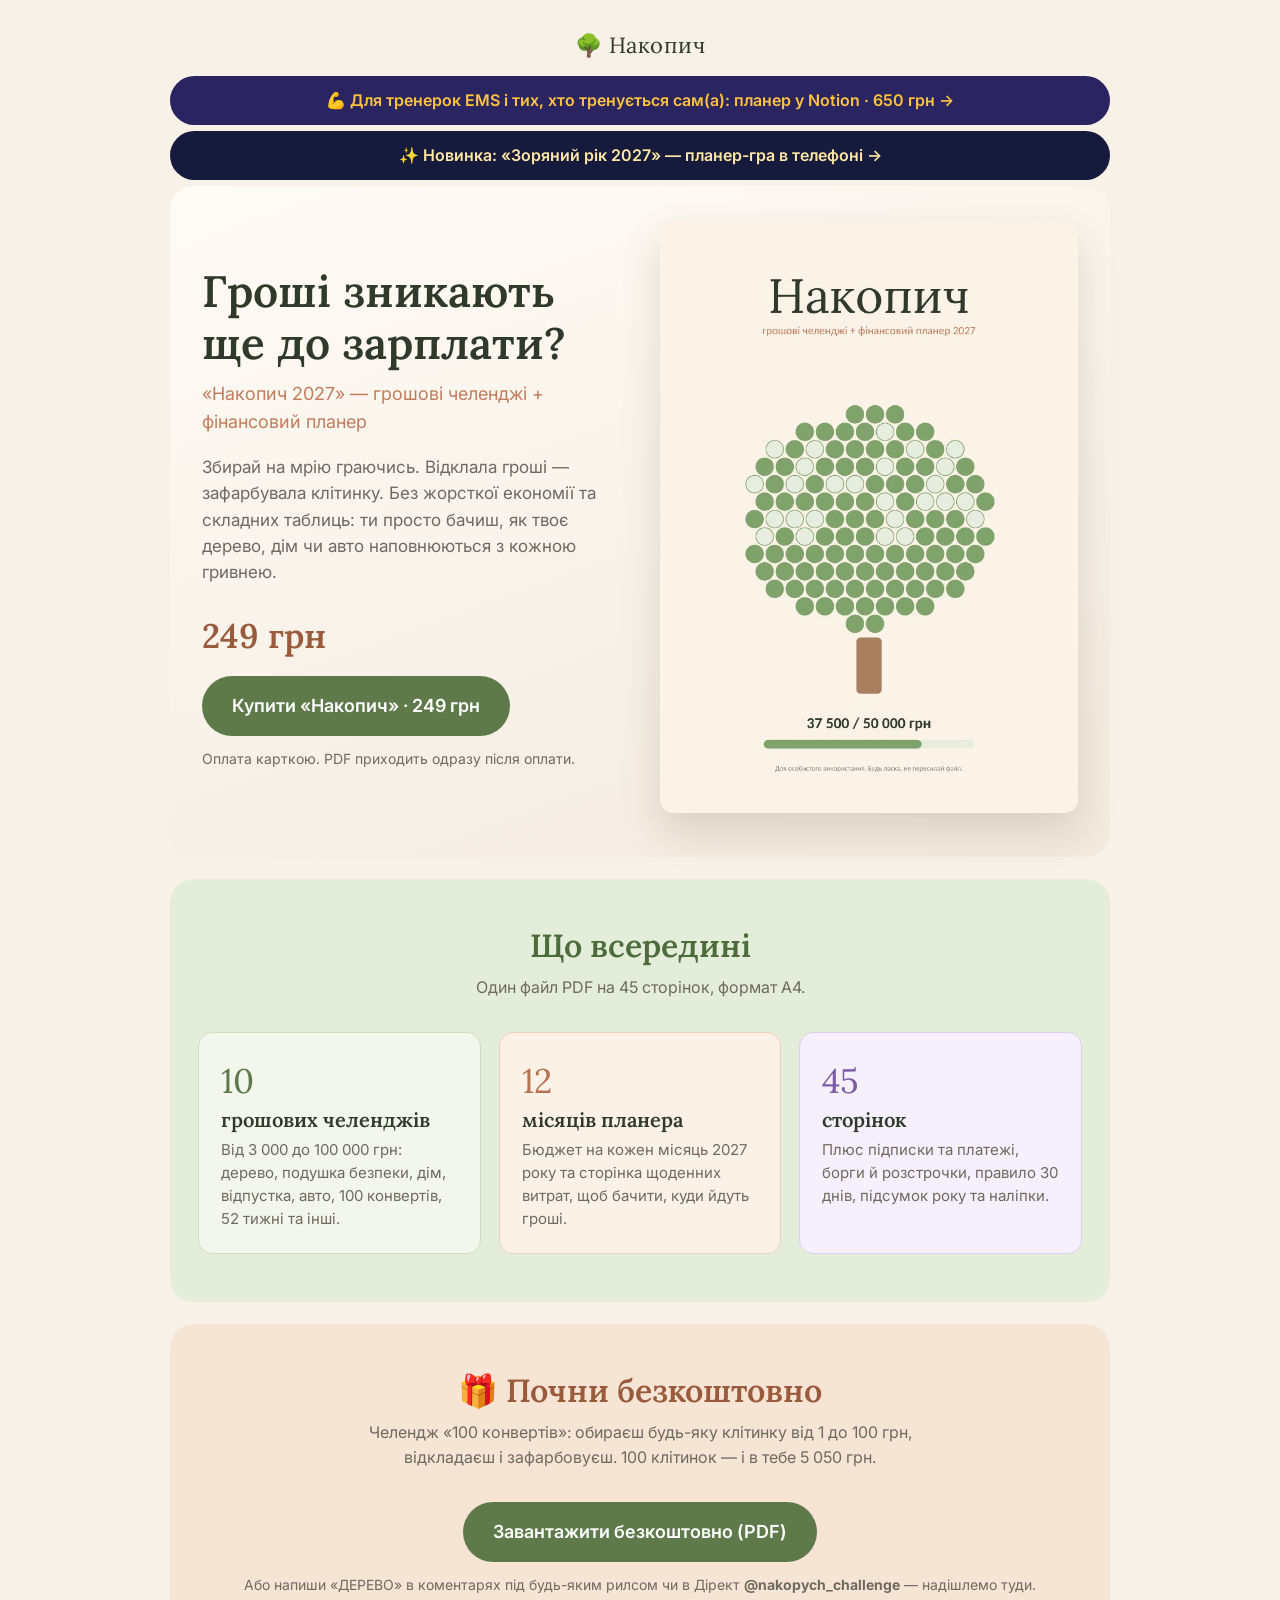
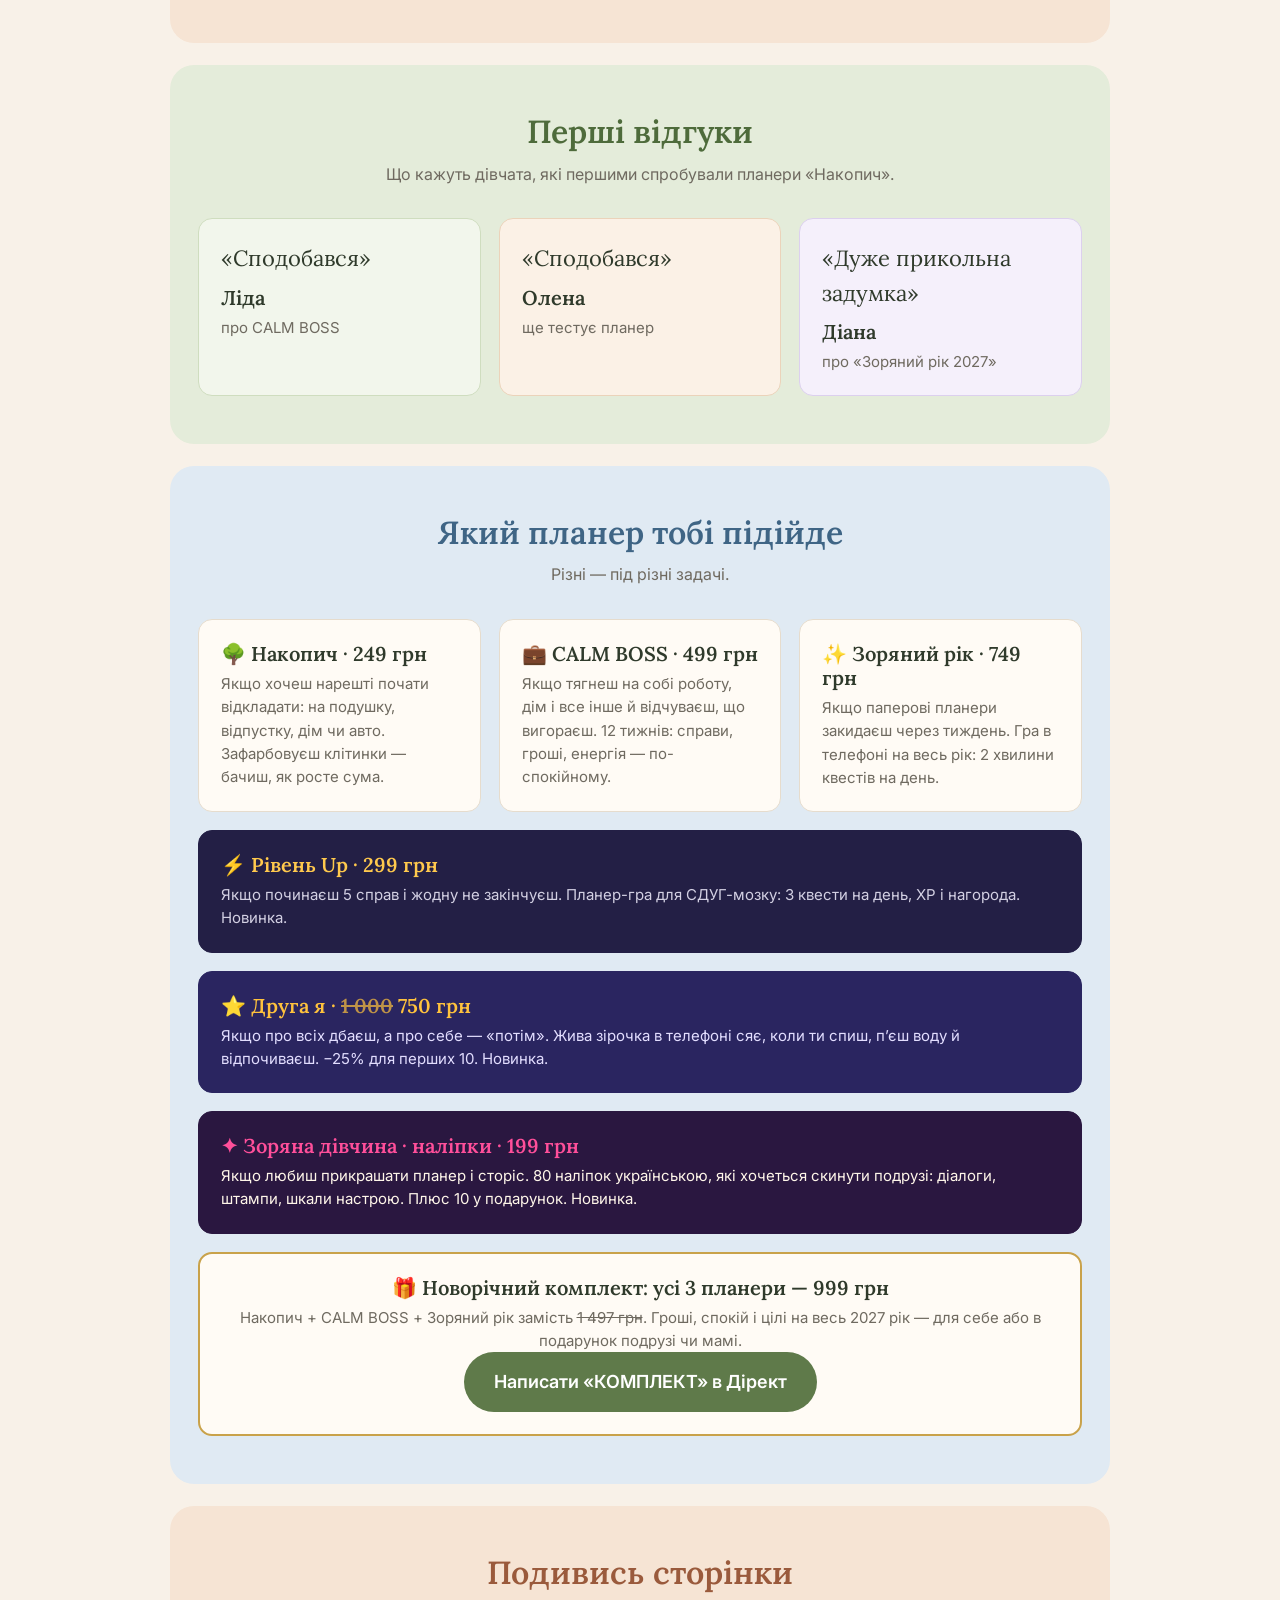
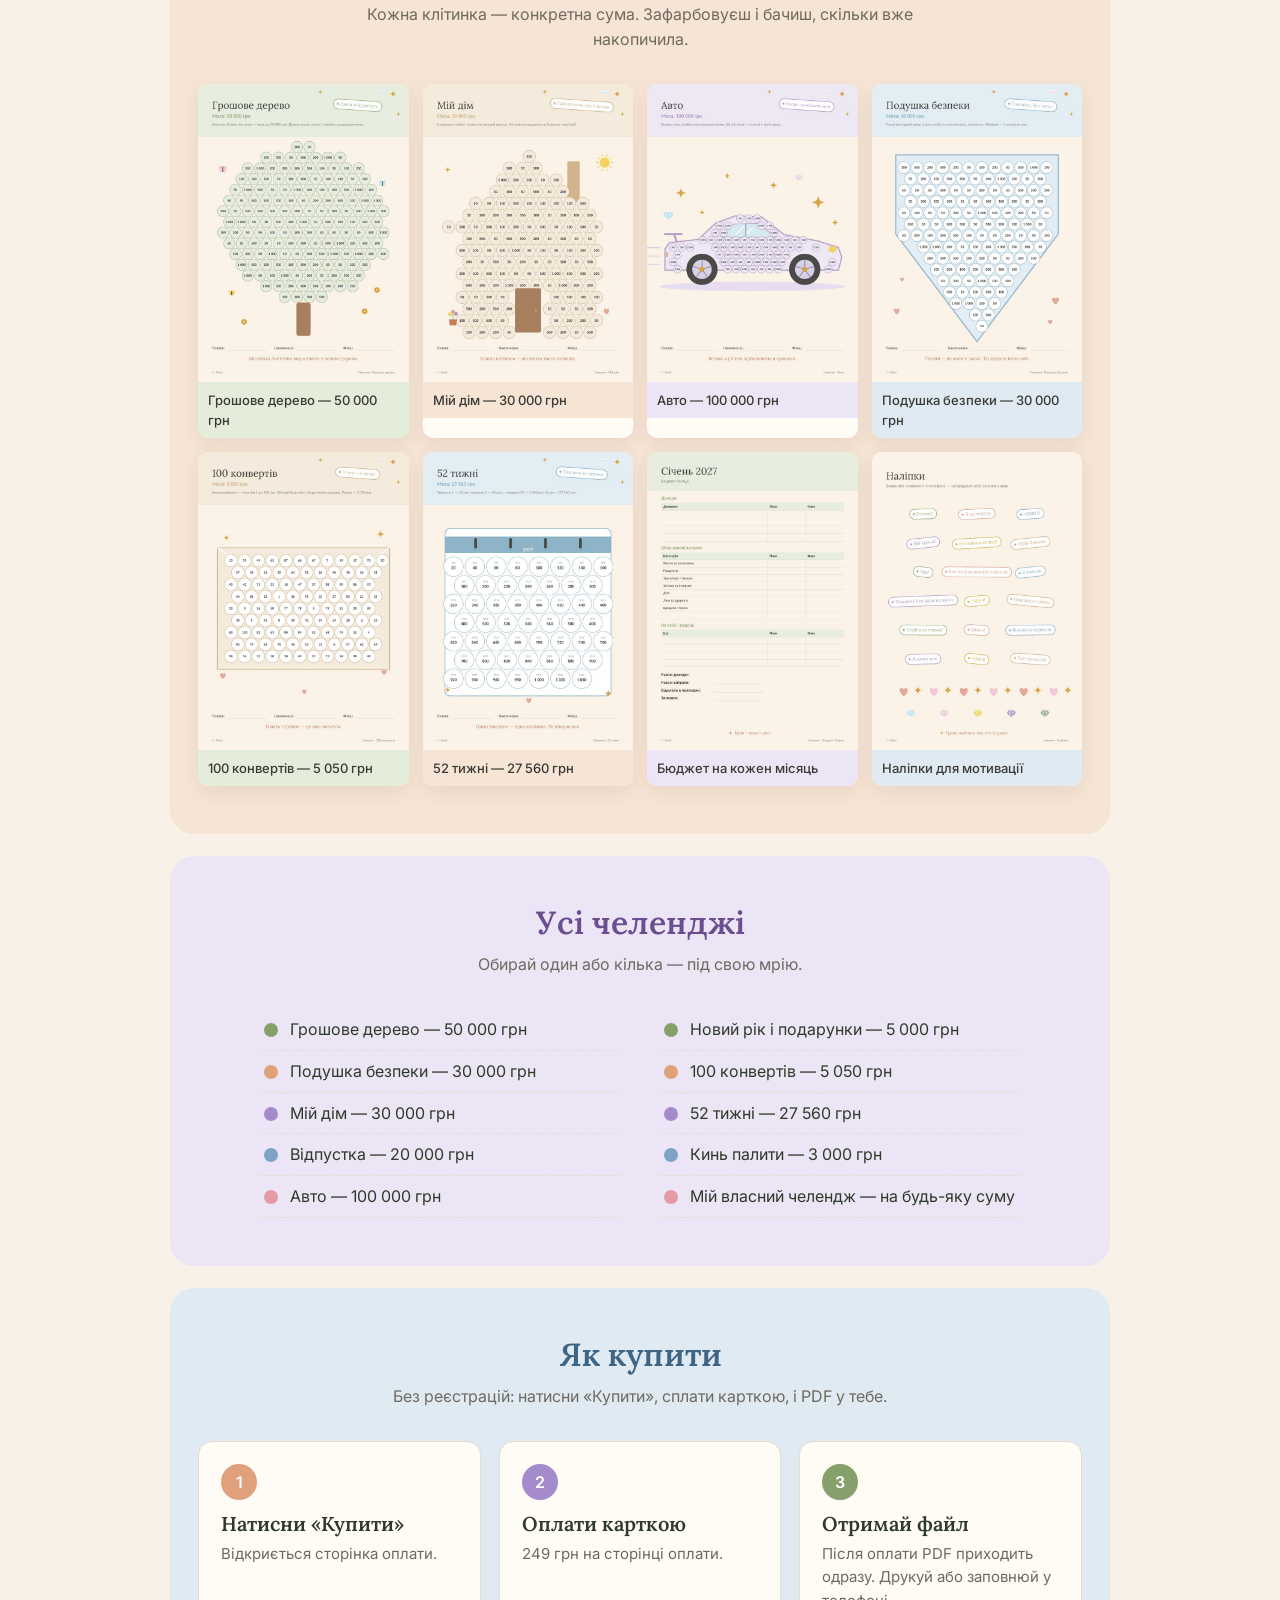
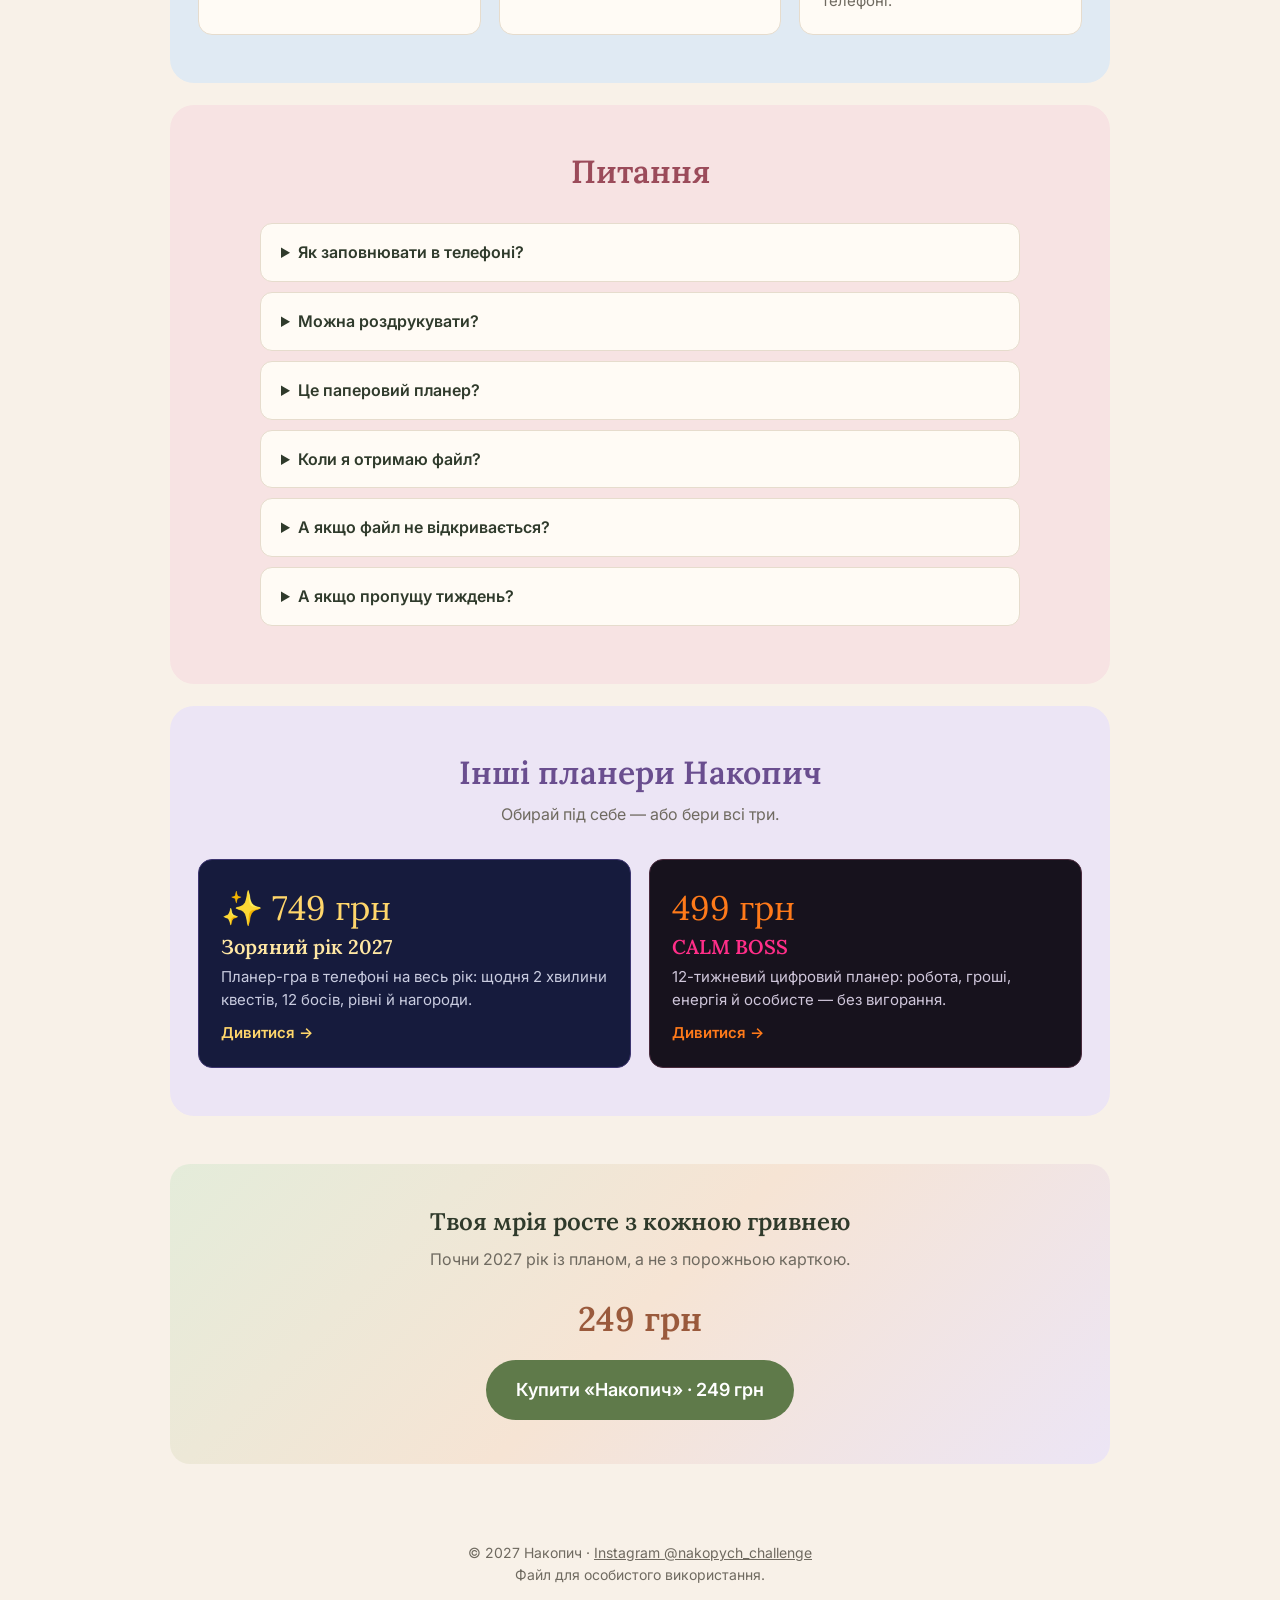
<file: index.html>
<!DOCTYPE html>
<html lang="uk">
<head>
<meta charset="utf-8">
<meta name="viewport" content="width=device-width, initial-scale=1">
<title>Накопич 2027 — грошові челенджі та фінансовий планер</title>
<meta name="description" content="Грошові челенджі та фінансовий планер на 2027 рік. 45 сторінок: збирай на мрію, подушку безпеки, дім, авто чи відпустку. Друкуй або заповнюй у телефоні.">
<meta property="og:title" content="Накопич 2027 — грошові челенджі + фінансовий планер">
<meta property="og:description" content="45 сторінок, щоб накопичити на мрію крок за кроком. Друкуй або заповнюй у телефоні.">
<meta property="og:image" content="https://a60282523-beep.github.io/nakopych/img/p1.jpg">
<link rel="preconnect" href="https://fonts.googleapis.com">
<link href="https://fonts.googleapis.com/css2?family=Lora:wght@500;600&family=Inter:wght@400;500;600&display=swap" rel="stylesheet">
<style>
  :root{--bg:#F8F1E8;--card:#FFFBF5;--green:#86A06C;--green-d:#5F7A4A;--ink:#2F3A2B;--muted:#6F6A60;--accent:#C27C5C;--line:#E6DCCD}
  *{box-sizing:border-box;margin:0;padding:0}
  body{background:var(--bg);color:var(--ink);font-family:Inter,system-ui,sans-serif;line-height:1.55;-webkit-font-smoothing:antialiased}
  .wrap{max-width:980px;margin:0 auto;padding:0 20px}
  h1,h2,h3{font-family:Lora,Georgia,serif;font-weight:600;line-height:1.2}
  header{padding:28px 0 8px;text-align:center}
  .logo{font-family:Lora,serif;font-size:22px;color:var(--ink);letter-spacing:.5px}
  .hero{display:grid;grid-template-columns:1fr 1fr;gap:40px;align-items:center;padding:28px 0 56px}
  .hero h1{font-size:44px;margin-bottom:10px}
  .hero .sub{color:var(--accent);font-size:18px;margin-bottom:18px}
  .hero p{color:var(--muted);font-size:17px;margin-bottom:24px}
  .hero img{width:100%;border-radius:14px;box-shadow:0 18px 40px rgba(60,50,30,.15)}
  .btn{display:inline-block;background:var(--green-d);color:#fff;text-decoration:none;font-weight:600;font-size:18px;padding:16px 30px;border-radius:999px;transition:.2s}
  .btn:hover{background:var(--ink)}
  .note{font-size:14px;color:var(--muted);margin-top:12px}
  section{padding:48px 0;border-top:1px solid var(--line)}
  section h2{font-size:32px;text-align:center;margin-bottom:10px}
  .lead{text-align:center;color:var(--muted);max-width:620px;margin:0 auto 32px}
  .grid3{display:grid;grid-template-columns:repeat(3,1fr);gap:18px}
  .card{background:var(--card);border:1px solid var(--line);border-radius:14px;padding:22px}
  .card h3{font-size:20px;margin-bottom:6px}
  .card p{color:var(--muted);font-size:15px}
  .num{font-family:Lora,serif;font-size:34px;color:var(--green-d)}
  .gallery{display:grid;grid-template-columns:repeat(4,1fr);gap:14px}
  .gallery figure{background:var(--card);border-radius:10px;overflow:hidden;box-shadow:0 6px 18px rgba(60,50,30,.08)}
  .gallery img{width:100%;display:block}
  .gallery figcaption{font-size:13px;padding:8px 10px;color:var(--muted)}
  .list{columns:2;column-gap:40px;max-width:760px;margin:0 auto}
  .list li{break-inside:avoid;list-style:none;padding:8px 0 8px 30px;position:relative;border-bottom:1px dashed var(--line)}
  .list li:before{content:"";position:absolute;left:4px;top:14px;width:14px;height:14px;border-radius:50%;background:var(--green)}
  .steps{counter-reset:s;display:grid;grid-template-columns:repeat(3,1fr);gap:18px}
  .steps .card:before{counter-increment:s;content:counter(s);display:inline-flex;width:36px;height:36px;border-radius:50%;background:var(--green);color:#fff;align-items:center;justify-content:center;font-weight:600;margin-bottom:12px}
  .cta{text-align:center;background:var(--card);border-radius:20px;padding:44px 24px;margin:48px 0}
  .cta h2{margin-bottom:10px}
  .cta p{color:var(--muted);margin-bottom:22px}
  .faq details{background:var(--card);border:1px solid var(--line);border-radius:12px;padding:16px 20px;margin-bottom:10px;max-width:760px;margin-left:auto;margin-right:auto}
  .faq summary{font-weight:600;cursor:pointer}
  .faq p{color:var(--muted);margin-top:8px}
  footer{text-align:center;color:var(--muted);font-size:14px;padding:30px 0 90px}
  .sticky{position:fixed;left:0;right:0;bottom:0;padding:12px 16px;background:rgba(248,241,232,.96);border-top:1px solid var(--line);text-align:center;display:none}
  @media(max-width:760px){
    .hero{grid-template-columns:1fr;text-align:center;gap:24px;padding-top:10px}
    .hero h1{font-size:36px}
    .grid3,.steps{grid-template-columns:1fr}
    .gallery{grid-template-columns:repeat(2,1fr)}
    .list{columns:1}
    .sticky{display:block}
  }

  section{border-top:none;border-radius:24px;padding:48px 28px;margin:22px 0}
  .s-green{background:#E4ECDA}.s-peach{background:#F6E4D4}.s-lilac{background:#ECE5F5}.s-blue{background:#E0EAF3}.s-pink{background:#F7E3E3}
  .s-green h2{color:#4E6B3B}.s-peach h2{color:#9A5A3C}.s-lilac h2{color:#6A4E8F}.s-blue h2{color:#3F6585}.s-pink h2{color:#9B4B5A}
  .c1{background:#F2F6EC;border-color:#CFDDBF}.c2{background:#FBF1E6;border-color:#EBD3BA}.c3{background:#F5F0FB;border-color:#DCD0EE}
  .c1 .num{color:#5F7A4A}.c2 .num{color:#B5734F}.c3 .num{color:#7B5BA6}
  .gallery figure:nth-child(4n+1) figcaption{background:#E4ECDA}.gallery figure:nth-child(4n+2) figcaption{background:#F6E4D4}
  .gallery figure:nth-child(4n+3) figcaption{background:#ECE5F5}.gallery figure:nth-child(4n+4) figcaption{background:#E0EAF3}
  .gallery figcaption{color:#3a3a34;font-weight:500}
  .list li:nth-child(5n+1):before{background:#86A06C}.list li:nth-child(5n+2):before{background:#E0A07C}.list li:nth-child(5n+3):before{background:#A58BCB}
  .list li:nth-child(5n+4):before{background:#7FA3C4}.list li:nth-child(5n+5):before{background:#E39AA6}
  .steps .card:nth-child(1):before{background:#E0A07C}.steps .card:nth-child(2):before{background:#A58BCB}.steps .card:nth-child(3):before{background:#86A06C}
  .cta{background:linear-gradient(135deg,#E4ECDA,#F6E4D4 50%,#ECE5F5)}
  .hero{background:linear-gradient(160deg,#FFFBF5,#F3EADF);border-radius:24px;padding:36px 32px 44px;margin-top:6px}
  @media(max-width:760px){.grid3[style]{grid-template-columns:1fr!important}section{padding:36px 18px;border-radius:18px}.hero{padding:24px 18px 32px}}
  .price{font-family:Lora,serif;font-size:34px;color:#9A5A3C;margin-bottom:14px;font-weight:600}
</style>
</head>
<body>
<header><div class="logo">🌳 Накопич</div></header>
<a href="https://8062249831112.blacksea.in.ua/l/qkd" style="display:block;max-width:940px;margin:6px auto 0;background:#2A2560;color:#FFC23D;text-decoration:none;text-align:center;font-weight:600;padding:12px 16px;border-radius:999px">💪 Для тренерок EMS і тих, хто тренується сам(а): планер у Notion · 650 грн →</a>
<a href="zoriany.html" style="display:block;max-width:940px;margin:6px auto 0;background:#161B3D;color:#FFE7A3;text-decoration:none;text-align:center;font-weight:600;padding:12px 16px;border-radius:999px">✨ Новинка: «Зоряний рік 2027» — планер-гра в телефоні →</a>

<main class="wrap">
  <div class="hero">
    <div>
      <h1>Гроші зникають ще до зарплати?</h1>
      <div class="sub">«Накопич 2027» — грошові челенджі + фінансовий планер</div>
      <p>Збирай на мрію граючись. Відклала гроші — зафарбувала клітинку. Без жорсткої економії та складних таблиць: ти просто бачиш, як твоє дерево, дім чи авто наповнюються з кожною гривнею.</p>
      <div class="price">249 грн</div>
      <a class="btn" href="https://8062249831112.blacksea.in.ua/l/hzt">Купити «Накопич» · 249 грн</a>
      <div class="note">Оплата карткою. PDF приходить одразу після оплати.</div>
    </div>
    <img src="img/p1.jpg" alt="Обкладинка планера Накопич 2027 з грошовим деревом">
  </div>

  <section class="s-green">
    <h2>Що всередині</h2>
    <p class="lead">Один файл PDF на 45 сторінок, формат А4.</p>
    <div class="grid3">
      <div class="card c1"><div class="num">10</div><h3>грошових челенджів</h3><p>Від 3 000 до 100 000 грн: дерево, подушка безпеки, дім, відпустка, авто, 100 конвертів, 52 тижні та інші.</p></div>
      <div class="card c2"><div class="num">12</div><h3>місяців планера</h3><p>Бюджет на кожен місяць 2027 року та сторінка щоденних витрат, щоб бачити, куди йдуть гроші.</p></div>
      <div class="card c3"><div class="num">45</div><h3>сторінок</h3><p>Плюс підписки та платежі, борги й розстрочки, правило 30 днів, підсумок року та наліпки.</p></div>
    </div>
  </section>


  <section class="s-peach" id="gift" style="text-align:center">
    <h2>🎁 Почни безкоштовно</h2>
    <p class="lead">Челендж «100 конвертів»: обираєш будь-яку клітинку від 1 до 100 грн, відкладаєш і зафарбовуєш. 100 клітинок — і в тебе 5 050 грн.</p>
    <a class="btn" href="podarunok.pdf" download>Завантажити безкоштовно (PDF)</a>
    <div class="note">Або напиши «ДЕРЕВО» в коментарях під будь-яким рилсом чи в Дірект <b>@nakopych_challenge</b> — надішлемо туди.</div>
  </section>

  <section class="s-green">
    <h2>Перші відгуки</h2>
    <p class="lead">Що кажуть дівчата, які першими спробували планери «Накопич».</p>
    <div class="grid3">
      <div class="card c1"><p style="font-family:Lora,serif;font-size:22px;color:#2F3A2B">«Сподобався»</p><h3 style="margin-top:10px">Ліда</h3><p>про CALM BOSS</p></div>
      <div class="card c2"><p style="font-family:Lora,serif;font-size:22px;color:#2F3A2B">«Сподобався»</p><h3 style="margin-top:10px">Олена</h3><p>ще тестує планер</p></div>
      <div class="card c3"><p style="font-family:Lora,serif;font-size:22px;color:#2F3A2B">«Дуже прикольна задумка»</p><h3 style="margin-top:10px">Діана</h3><p>про «Зоряний рік 2027»</p></div>
    </div>
  </section>

  <section class="s-blue" id="plans">
    <h2>Який планер тобі підійде</h2>
    <p class="lead">Різні — під різні задачі.</p>
    <div class="grid3">
      <div class="card"><h3>🌳 Накопич · 249 грн</h3><p>Якщо хочеш нарешті почати відкладати: на подушку, відпустку, дім чи авто. Зафарбовуєш клітинки — бачиш, як росте сума.</p></div>
      <a href="calmboss.html" class="card" style="text-decoration:none;color:inherit"><h3>💼 CALM BOSS · 499 грн</h3><p>Якщо тягнеш на собі роботу, дім і все інше й відчуваєш, що вигораєш. 12 тижнів: справи, гроші, енергія — по-спокійному.</p></a>
      <a href="zoriany.html" class="card" style="text-decoration:none;color:inherit"><h3>✨ Зоряний рік · 749 грн</h3><p>Якщо паперові планери закидаєш через тиждень. Гра в телефоні на весь рік: 2 хвилини квестів на день.</p></a>
    </div>
    <a href="riven.html" class="card" style="display:block;margin-top:18px;text-decoration:none;color:inherit;background:#231F45;border-color:#231F45"><h3 style="color:#FFC94D">⚡ Рівень Up · 299 грн</h3><p style="color:#D3D0E3">Якщо починаєш 5 справ і жодну не закінчуєш. Планер-гра для СДУГ-мозку: 3 квести на день, XP і нагорода. Новинка.</p></a>
    <a href="druga.html" class="card" style="display:block;margin-top:18px;text-decoration:none;color:inherit;background:#2A2560;border-color:#2A2560"><h3 style="color:#FFC23D">⭐ Друга я · <s style="opacity:.7">1 000</s> 750 грн</h3><p style="color:#E3DEFF">Якщо про всіх дбаєш, а про себе — «потім». Жива зірочка в телефоні сяє, коли ти спиш, пʼєш воду й відпочиваєш. −25% для перших 10. Новинка.</p></a>
    <a href="nalipky.html" class="card" style="display:block;margin-top:18px;text-decoration:none;color:inherit;background:#2A1740;border-color:#2A1740"><h3 style="color:#FF4F9A">✦ Зоряна дівчина · наліпки · 199 грн</h3><p style="color:#FFF6E9">Якщо любиш прикрашати планер і сторіс. 80 наліпок українською, які хочеться скинути подрузі: діалоги, штампи, шкали настрою. Плюс 10 у подарунок. Новинка.</p></a>
    <div class="card" style="margin-top:18px;text-align:center;border:2px solid #c9a24a">
      <h3>🎁 Новорічний комплект: усі 3 планери — 999 грн</h3>
      <p>Накопич + CALM BOSS + Зоряний рік замість <s>1 497 грн</s>. Гроші, спокій і цілі на весь 2027 рік — для себе або в подарунок подрузі чи мамі.</p>
      <a class="btn" href="https://ig.me/m/nakopych_challenge">Написати «КОМПЛЕКТ» в Дірект</a>
    </div>
  </section>

  <section class="s-peach">
    <h2>Подивись сторінки</h2>
    <p class="lead">Кожна клітинка — конкретна сума. Зафарбовуєш і бачиш, скільки вже накопичила.</p>
    <div class="gallery">
      <figure><img src="img/p5.jpg" alt="Челендж Грошове дерево"><figcaption>Грошове дерево — 50 000 грн</figcaption></figure>
      <figure><img src="img/p7.jpg" alt="Челендж Мій дім"><figcaption>Мій дім — 30 000 грн</figcaption></figure>
      <figure><img src="img/p9.jpg" alt="Челендж Авто"><figcaption>Авто — 100 000 грн</figcaption></figure>
      <figure><img src="img/p6.jpg" alt="Челендж Подушка безпеки"><figcaption>Подушка безпеки — 30 000 грн</figcaption></figure>
      <figure><img src="img/p11.jpg" alt="Челендж 100 конвертів"><figcaption>100 конвертів — 5 050 грн</figcaption></figure>
      <figure><img src="img/p12.jpg" alt="Челендж 52 тижні"><figcaption>52 тижні — 27 560 грн</figcaption></figure>
      <figure><img src="img/p18.jpg" alt="Бюджет на місяць"><figcaption>Бюджет на кожен місяць</figcaption></figure>
      <figure><img src="img/p16.jpg" alt="Наліпки"><figcaption>Наліпки для мотивації</figcaption></figure>
    </div>
  </section>

  <section class="s-lilac">
    <h2>Усі челенджі</h2>
    <p class="lead">Обирай один або кілька — під свою мрію.</p>
    <ul class="list">
      <li>Грошове дерево — 50 000 грн</li>
      <li>Подушка безпеки — 30 000 грн</li>
      <li>Мій дім — 30 000 грн</li>
      <li>Відпустка — 20 000 грн</li>
      <li>Авто — 100 000 грн</li>
      <li>Новий рік і подарунки — 5 000 грн</li>
      <li>100 конвертів — 5 050 грн</li>
      <li>52 тижні — 27 560 грн</li>
      <li>Кинь палити — 3 000 грн</li>
      <li>Мій власний челендж — на будь-яку суму</li>
    </ul>
  </section>

  <section class="s-blue">
    <h2>Як купити</h2>
    <p class="lead">Без реєстрацій: натисни «Купити», сплати карткою, і PDF у тебе.</p>
    <div class="steps">
      <div class="card"><h3>Натисни «Купити»</h3><p>Відкриється сторінка оплати.</p></div>
      <div class="card"><h3>Оплати карткою</h3><p>249 грн на сторінці оплати.</p></div>
      <div class="card"><h3>Отримай файл</h3><p>Після оплати PDF приходить одразу. Друкуй або заповнюй у телефоні.</p></div>
    </div>
  </section>

  <section class="s-pink faq">
    <h2>Питання</h2>
    <p class="lead"></p>
    <details><summary>Як заповнювати в телефоні?</summary><p>Відкрий PDF у застосунку з пером: Samsung Notes, Xodo (безкоштовно, Android та iPhone), GoodNotes або Notability на iPad. Зафарбовуй клітинки пальцем чи стилусом.</p></details>
    <details><summary>Можна роздрукувати?</summary><p>Так. Формат А4 — друкуй удома або в копіцентрі лише потрібні сторінки.</p></details>
    <details><summary>Це паперовий планер?</summary><p>Ні, це електронний файл PDF. Ніякої доставки чекати не треба.</p></details>
    <details><summary>Коли я отримаю файл?</summary><p>Одразу після оплати. Нічого не треба реєструвати.</p></details>
    <details><summary>А якщо файл не відкривається?</summary><p>Напиши нам у Дірект — допоможемо відкрити або надішлемо ще раз.</p></details>
    <details><summary>А якщо пропущу тиждень?</summary><p>Нічого страшного — просто продовжуй. Челендж — не іспит, а гра.</p></details>
  </section>

  <section class="s-lilac">
    <h2>Інші планери Накопич</h2>
    <p class="lead">Обирай під себе — або бери всі три.</p>
    <div class="grid3" style="grid-template-columns:repeat(2,1fr)">
      <a href="zoriany.html" class="card" style="text-decoration:none;color:inherit;background:#161B3D;border-color:#3d3570">
        <div class="num" style="color:#FFD66B">✨ 749 грн</div>
        <h3 style="color:#FFE7A3">Зоряний рік 2027</h3>
        <p style="color:#C9CCE0">Планер-гра в телефоні на весь рік: щодня 2 хвилини квестів, 12 босів, рівні й нагороди.</p>
        <p style="color:#FFD66B;font-weight:600;margin-top:10px">Дивитися →</p>
      </a>
      <a href="calmboss.html" class="card" style="text-decoration:none;color:inherit;background:#17121D;border-color:#4a2a3d">
        <div class="num" style="color:#FF7A1A">499 грн</div>
        <h3 style="color:#FF2E88">CALM BOSS</h3>
        <p style="color:#CFC6DA">12-тижневий цифровий планер: робота, гроші, енергія й особисте — без вигорання.</p>
        <p style="color:#FF7A1A;font-weight:600;margin-top:10px">Дивитися →</p>
      </a>
    </div>
  </section>

  <div class="cta">
    <h2>Твоя мрія росте з кожною гривнею</h2>
    <p>Почни 2027 рік із планом, а не з порожньою карткою.</p>
    <div class="price">249 грн</div>
    <a class="btn" href="https://8062249831112.blacksea.in.ua/l/hzt">Купити «Накопич» · 249 грн</a>
  </div>
</main>

<footer>© 2027 Накопич · <a href="https://www.instagram.com/nakopych_challenge/" style="color:inherit">Instagram @nakopych_challenge</a><br>Файл для особистого використання.</footer>
<div class="sticky"><a class="btn" style="width:100%" href="https://8062249831112.blacksea.in.ua/l/hzt">Купити «Накопич» · 249 грн</a></div>
</body>
</html>
</file>
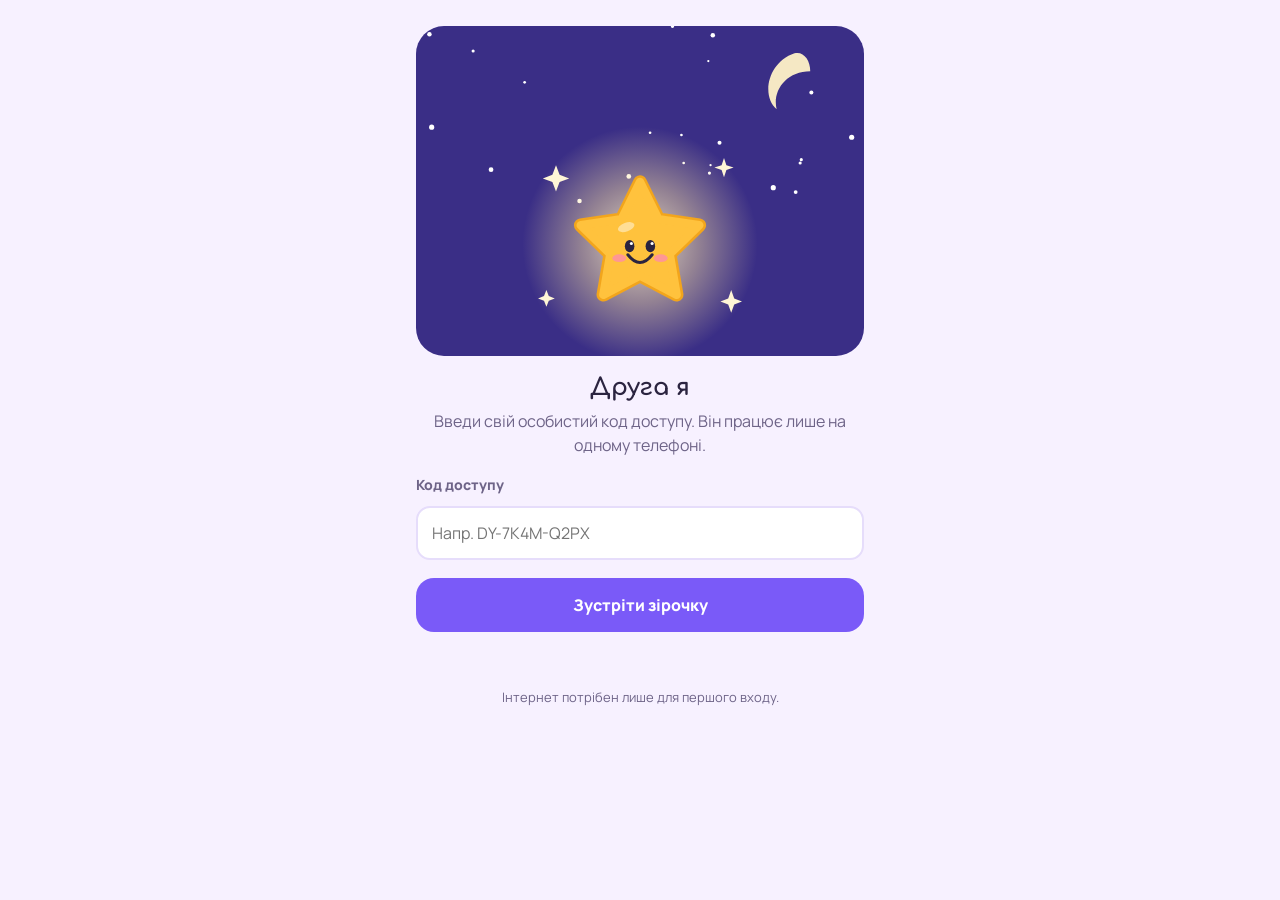
<file: druga/index.html>
<!doctype html>
<html lang="uk">
<head>
<meta charset="utf-8">
<meta name="viewport" content="width=device-width, initial-scale=1, viewport-fit=cover">
<meta name="theme-color" content="#F7F1FF">
<meta name="apple-mobile-web-app-capable" content="yes">
<meta name="apple-mobile-web-app-title" content="Друга я">
<title>Друга я</title>
<link rel="manifest" href="manifest.json">
<link rel="icon" href="icon-192.png">
<link rel="apple-touch-icon" href="icon-192.png">
<link rel="preconnect" href="https://fonts.googleapis.com">
<link rel="stylesheet" href="https://fonts.googleapis.com/css2?family=Comfortaa:wght@600;700&family=Manrope:wght@500;600;700;800&display=swap">
<link rel="stylesheet" href="style.css">
</head>
<body>
<div id="app"></div>
<script src="app.js"></script>
</body>
</html>
</file>
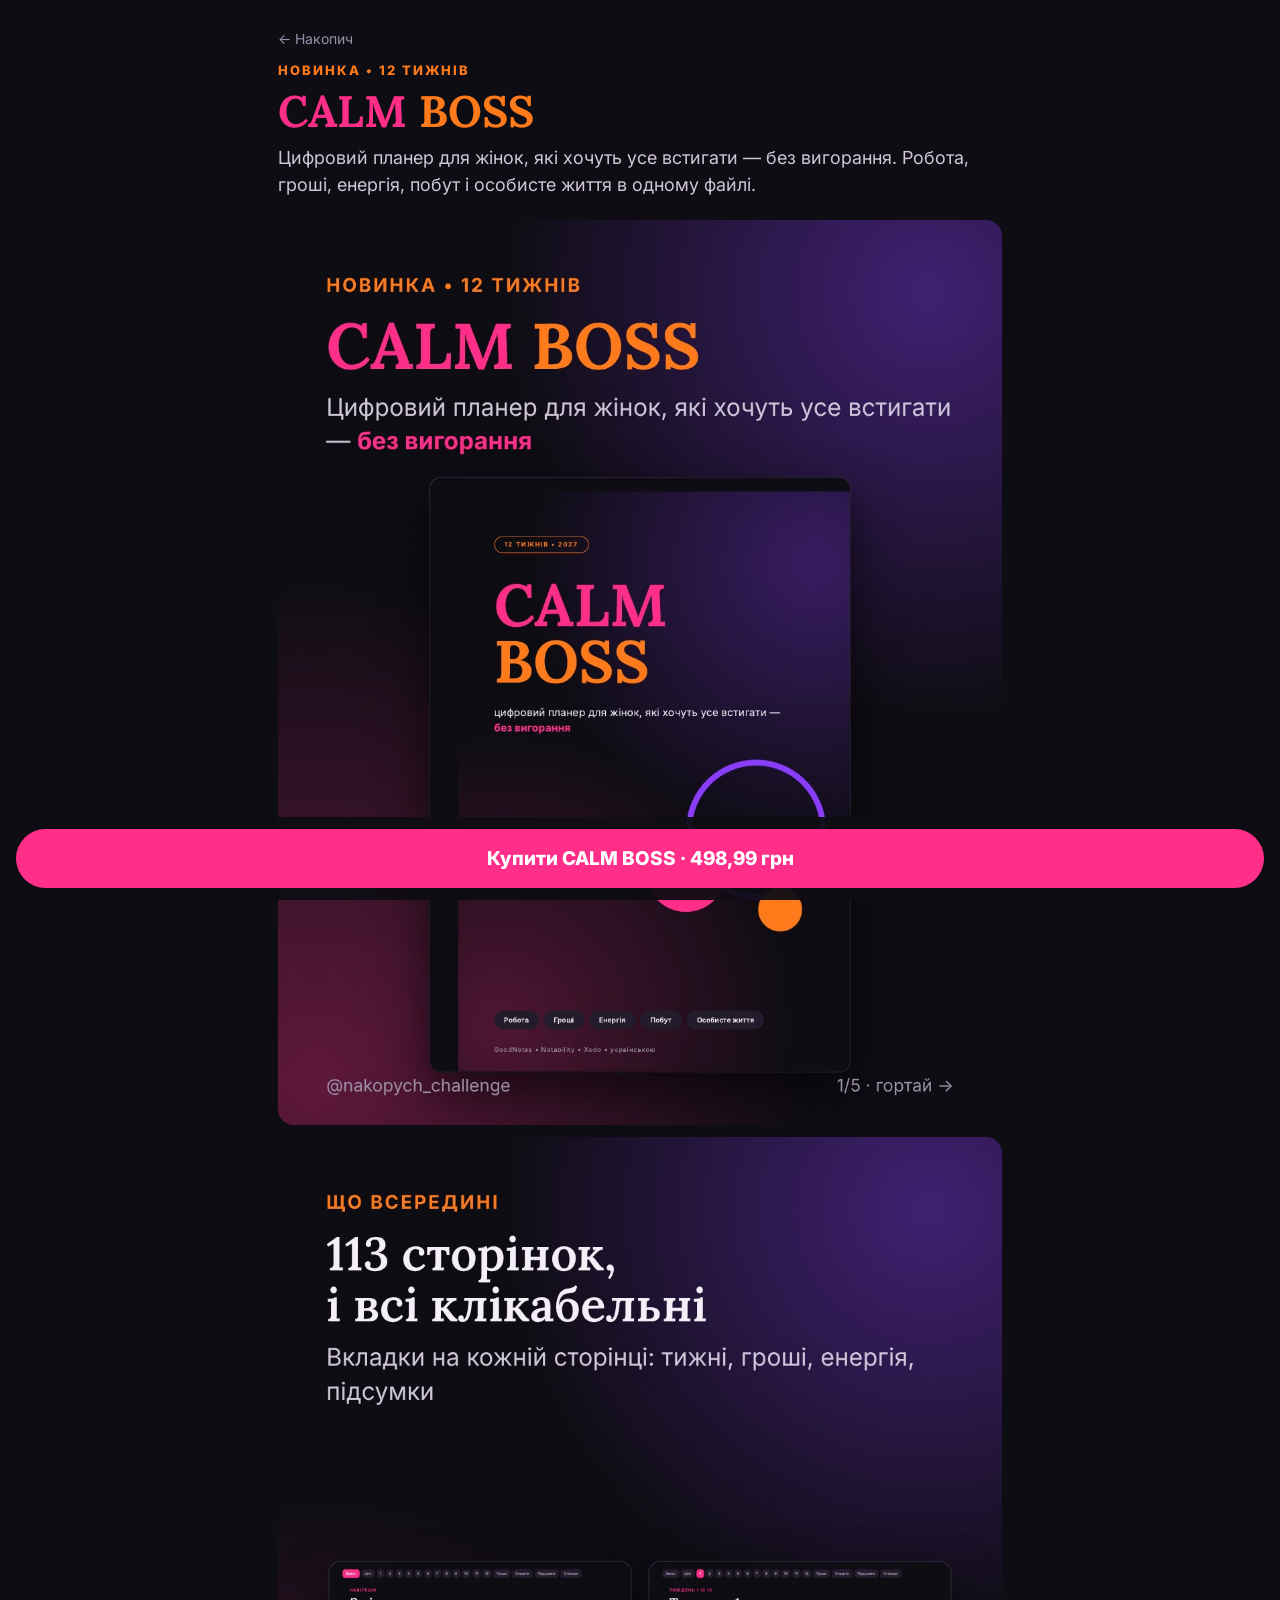
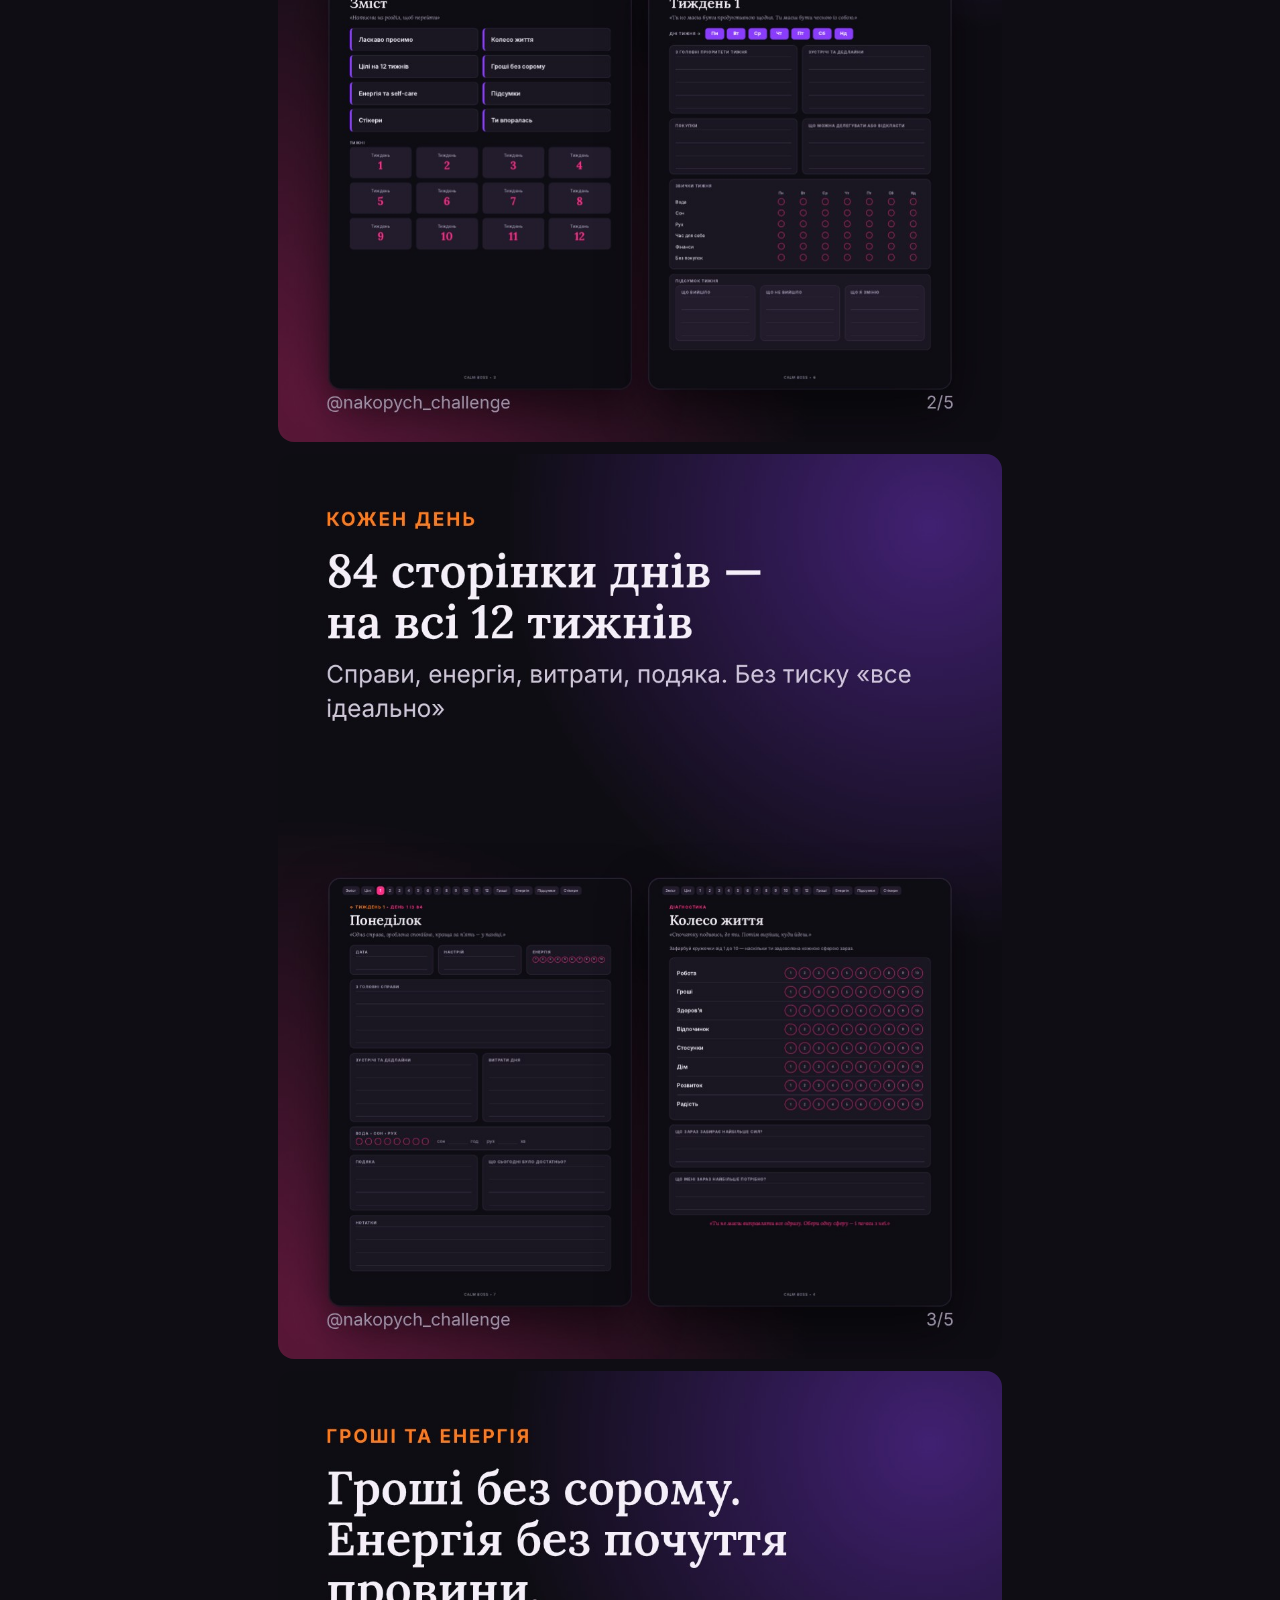
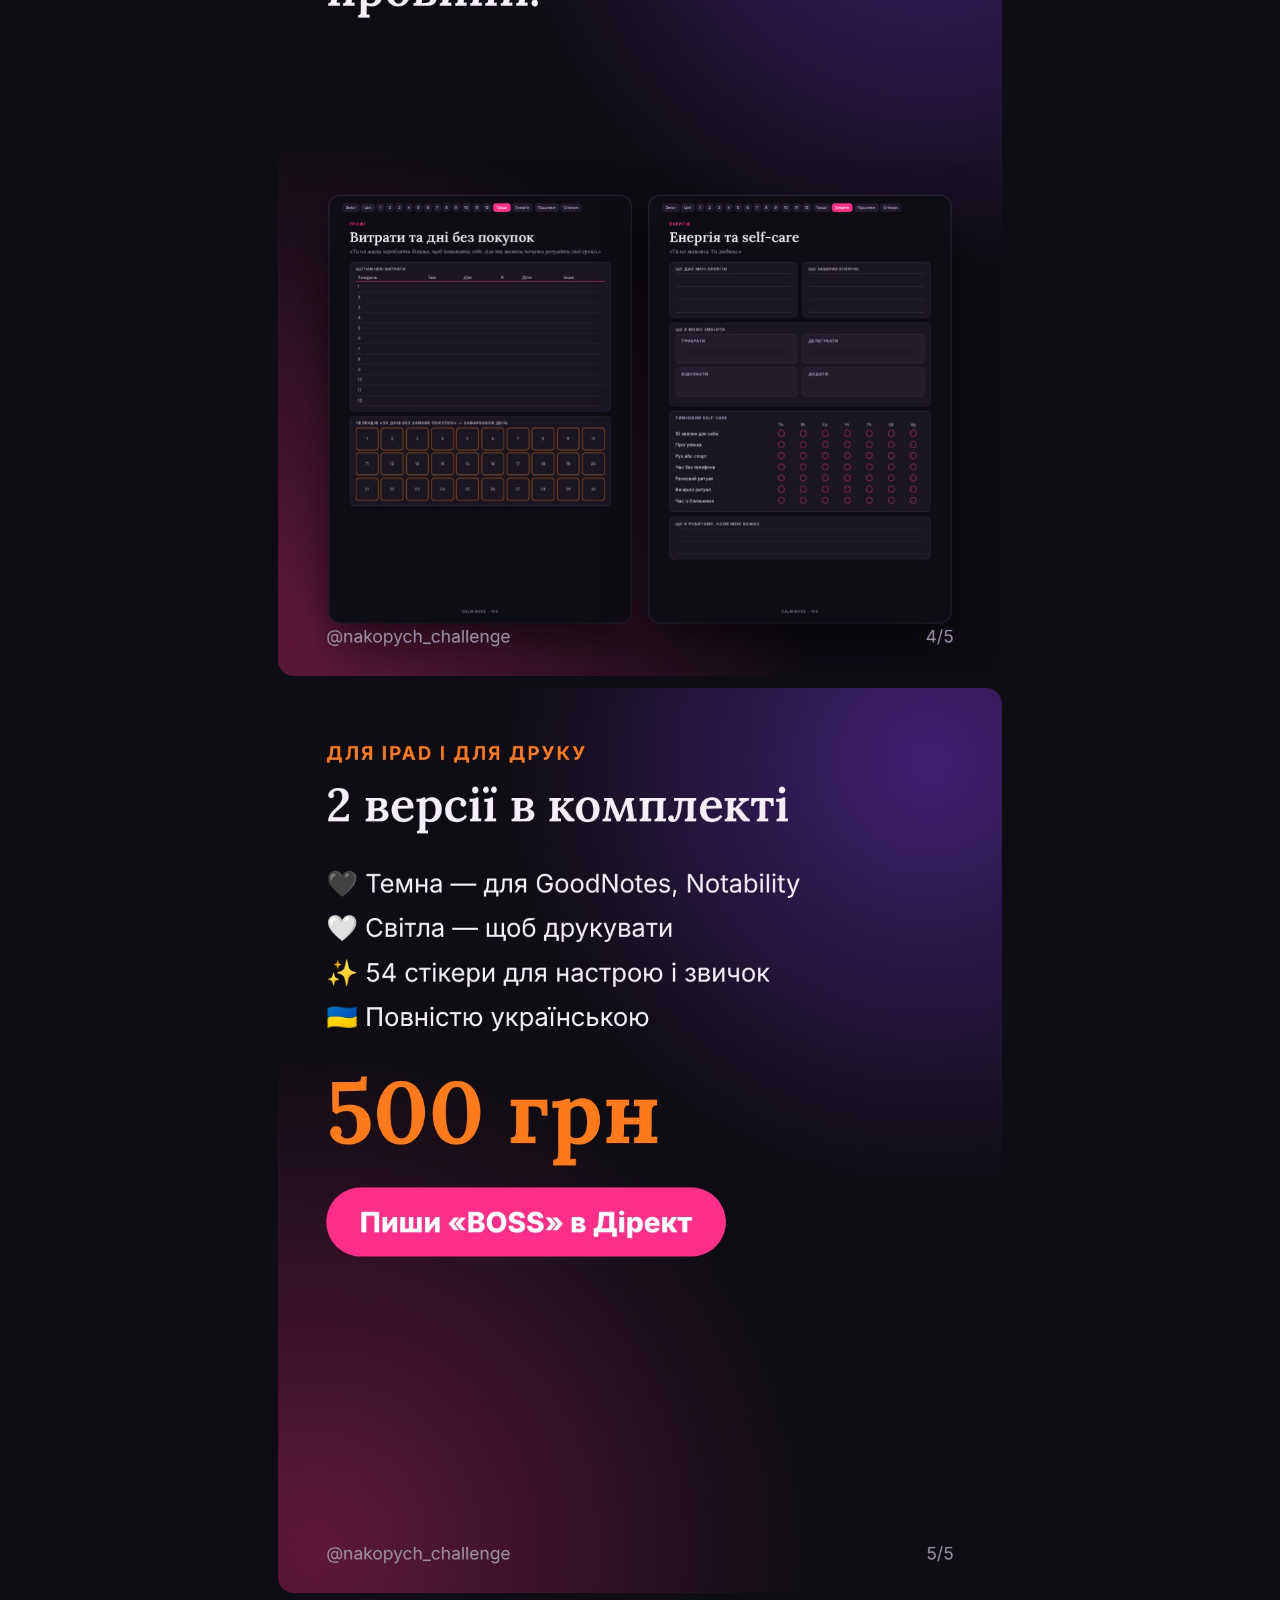
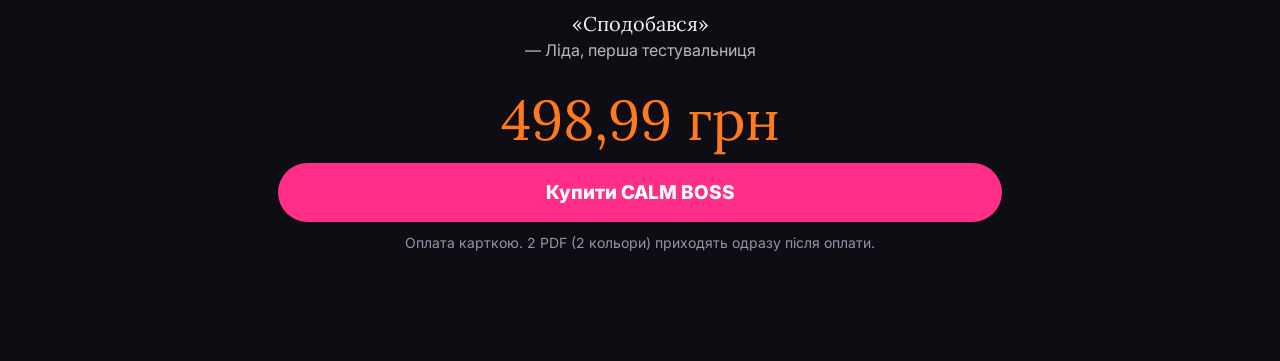
<file: calmboss.html>
<!DOCTYPE html><html lang="uk"><head><meta charset="utf-8"><meta name="viewport" content="width=device-width,initial-scale=1">
<title>CALM BOSS — 12-тижневий цифровий планер українською</title>
<meta name="description" content="113 клікабельних сторінок, 84 дні, гроші, енергія, 54 стікери. Темна версія для iPad + світла для друку. 499 грн.">
<meta property="og:title" content="CALM BOSS — цифровий планер українською"><meta property="og:image" content="https://a60282523-beep.github.io/nakopych/cb/cb1.jpg">
<link href="https://fonts.googleapis.com/css2?family=Lora:wght@600;700&family=Inter:wght@400;600;800&display=swap" rel="stylesheet">
<style>
*{margin:0;padding:0;box-sizing:border-box}body{background:#0F0D14;color:#F4EFF8;font-family:Inter,sans-serif}
.w{max-width:760px;margin:0 auto;padding:28px 18px 110px}
h1{font-family:Lora,serif;font-size:44px;line-height:1.05;margin:10px 0}h1 .p{color:#FF2E88}h1 .o{color:#FF7A1A}
.k{color:#FF7A1A;font-weight:800;letter-spacing:2px;font-size:13px;text-transform:uppercase}
.sub{color:#CFC6DA;font-size:18px;line-height:1.5;margin-bottom:22px}
img{width:100%;border-radius:16px;margin:12px 0;display:block}
.price{font-family:Lora,serif;font-size:56px;color:#FF7A1A;margin:24px 0 8px;text-align:center}
.btn{display:block;text-align:center;background:#FF2E88;color:#fff;text-decoration:none;font-weight:800;font-size:19px;padding:18px;border-radius:999px}
.note{color:#9a90a8;text-align:center;font-size:14px;margin-top:12px}
.sticky{position:fixed;left:0;right:0;bottom:0;padding:12px 16px;background:rgba(15,13,20,.95)}
a.back{color:#9a90a8;font-size:14px;text-decoration:none}
</style></head><body><div class="w">
<a class="back" href="./">← Накопич</a>
<div class="k" style="margin-top:14px">Новинка • 12 тижнів</div>
<h1><span class="p">CALM</span> <span class="o">BOSS</span></h1>
<div class="sub">Цифровий планер для жінок, які хочуть усе встигати — без вигорання. Робота, гроші, енергія, побут і особисте життя в одному файлі.</div>
<img src="cb/cb1.jpg" alt="Обкладинка CALM BOSS"><img src="cb/cb2.jpg" alt="Зміст і тиждень"><img src="cb/cb3.jpg" alt="Сторінки днів"><img src="cb/cb4.jpg" alt="Гроші та енергія"><img src="cb/cb5.jpg" alt="Що в комплекті">
<p style="text-align:center;font-family:Lora,serif;font-size:20px;margin:18px 0 4px">«Сподобався»</p><p style="text-align:center;opacity:.75;margin-bottom:14px">— Ліда, перша тестувальниця</p>
<div class="price">498,99 грн</div>
<a class="btn" href="https://8062249831112.blacksea.in.ua/l/ugf">Купити CALM BOSS</a>
<div class="note">Оплата карткою. 2 PDF (2 кольори) приходять одразу після оплати.</div>
</div><div class="sticky"><a class="btn" href="https://8062249831112.blacksea.in.ua/l/ugf">Купити CALM BOSS · 498,99 грн</a></div></body></html>
</file>
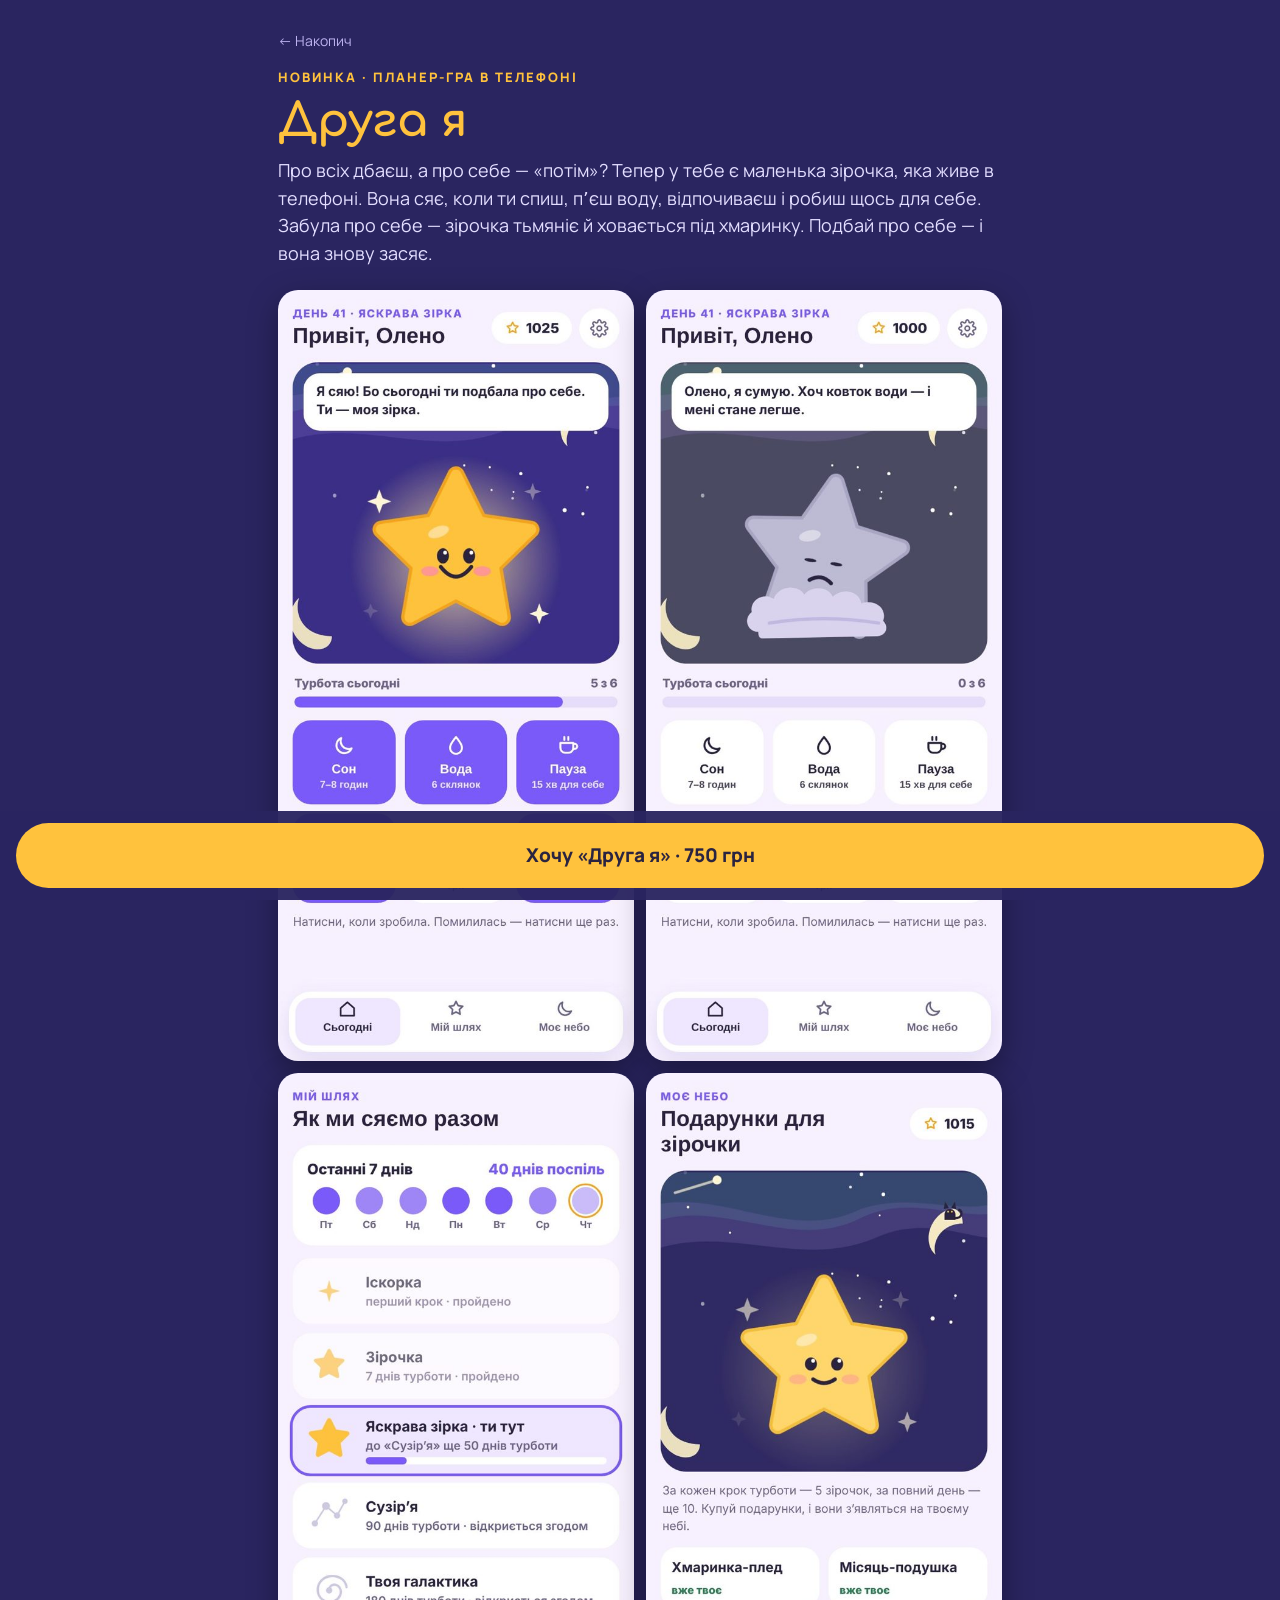
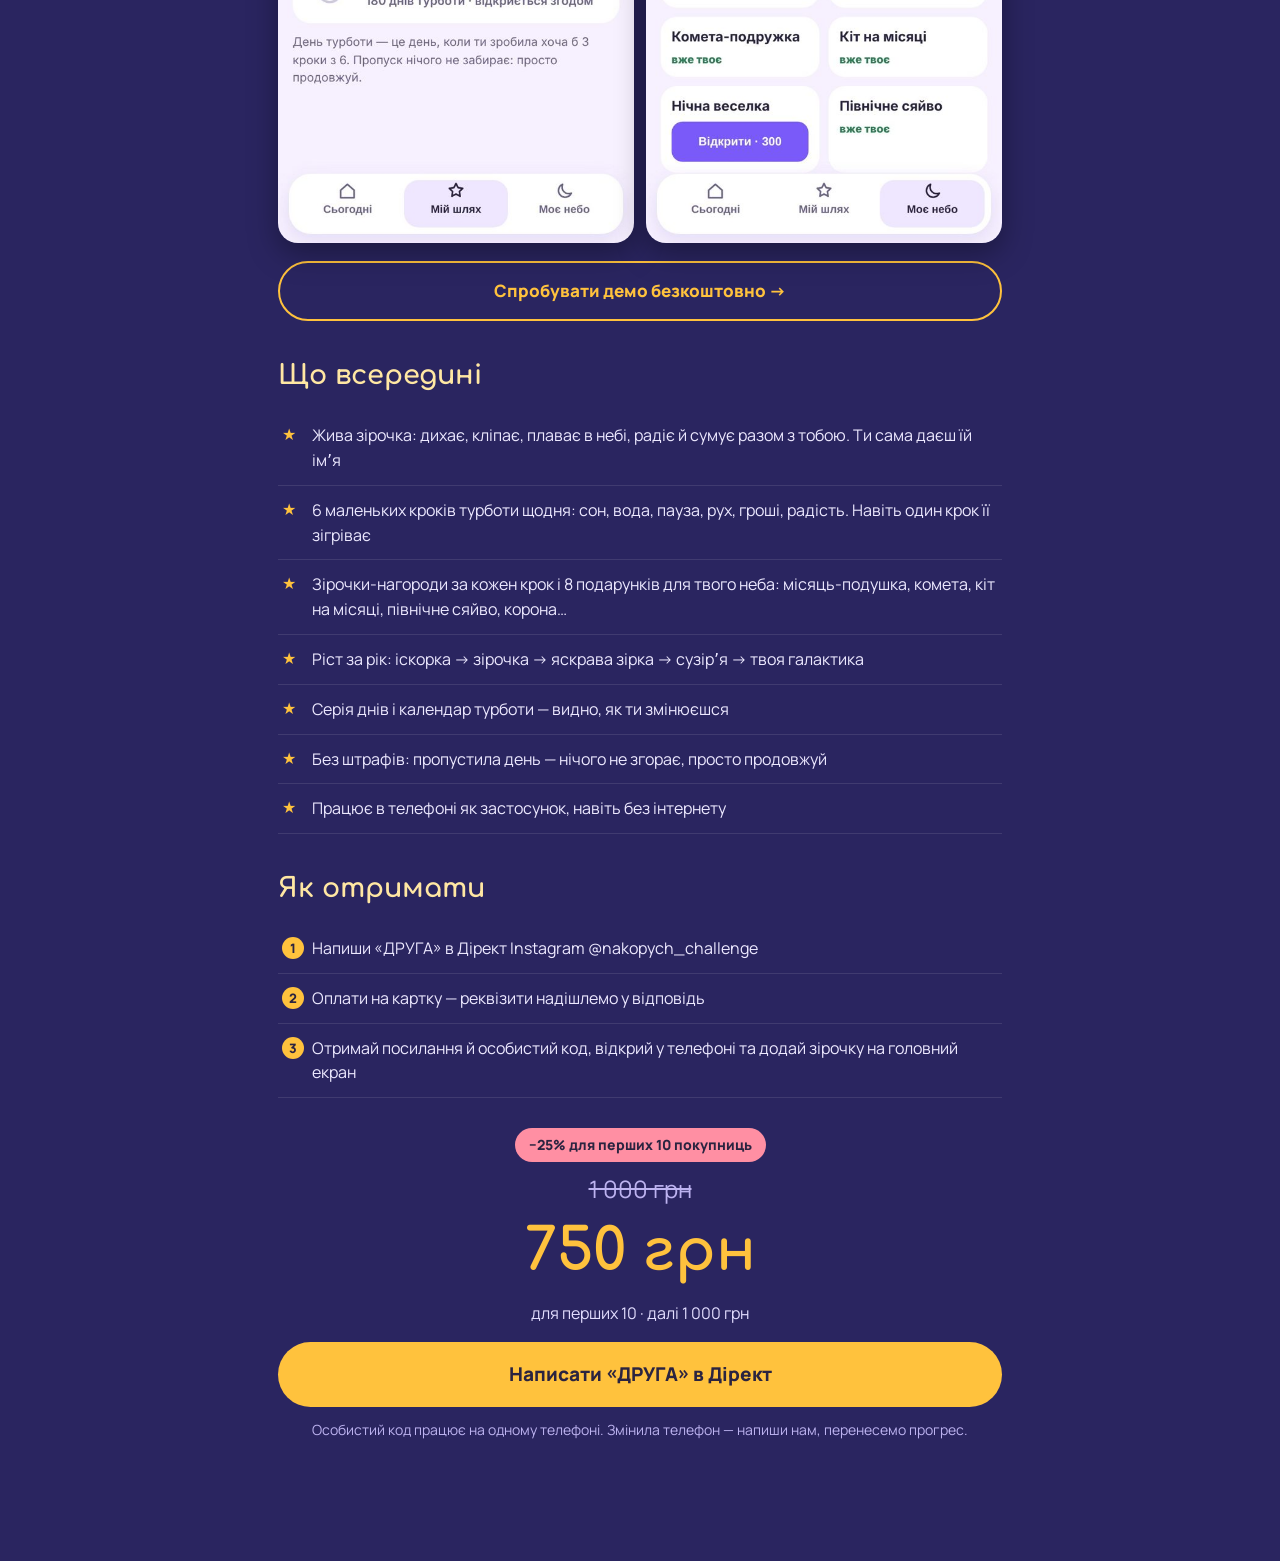
<file: druga.html>
<!DOCTYPE html><html lang="uk"><head><meta charset="utf-8"><meta name="viewport" content="width=device-width,initial-scale=1">
<title>Друга я — зірочка-тамагочі, яка сяє, коли ти дбаєш про себе</title>
<meta name="description" content="Планер-гра в телефоні: жива зірочка сяє, коли ти спиш, пʼєш воду, відпочиваєш і дбаєш про себе. 6 маленьких кроків щодня, подарунки, ріст за рік.">
<meta property="og:title" content="Друга я — зірочка, яка сяє, коли ти дбаєш про себе"><meta property="og:image" content="https://a60282523-beep.github.io/nakopych/dy/dy1.jpg">
<link href="https://fonts.googleapis.com/css2?family=Comfortaa:wght@600;700&family=Manrope:wght@400;600;800&display=swap" rel="stylesheet">
<style>
*{margin:0;padding:0;box-sizing:border-box}
html,body{background:#2A2560;color:#F4F1FF;font-family:Manrope,sans-serif;line-height:1.55}
.w{max-width:760px;margin:0 auto;padding:28px 18px 120px}
a.back{color:#BDB3F0;font-size:14px;text-decoration:none}
.k{color:#FFC23D;font-weight:800;letter-spacing:2px;font-size:13px;text-transform:uppercase;margin-top:14px}
h1{font-family:Comfortaa,sans-serif;font-size:46px;line-height:1.08;margin:10px 0;color:#FFC23D}
.sub{color:#E3DEFF;font-size:18px;margin-bottom:22px}
h2{font-family:Comfortaa,sans-serif;font-size:27px;color:#FFE7A3;margin:34px 0 14px}
.shots{display:grid;grid-template-columns:1fr 1fr;gap:12px}
.shots img{width:100%;border-radius:20px;box-shadow:0 10px 30px rgba(0,0,0,.35);display:block}
ul{list-style:none}
li{padding:12px 0 12px 34px;position:relative;border-bottom:1px solid rgba(255,255,255,.1);color:#EDE9FF}
li:before{content:"★";position:absolute;left:4px;top:11px;color:#FFC23D}
.steps{counter-reset:s}
.steps li:before{content:counter(s);counter-increment:s;background:#FFC23D;color:#2B2440;border-radius:50%;width:22px;height:22px;font-size:13px;font-weight:800;display:flex;align-items:center;justify-content:center;top:13px}
.demo{display:block;text-align:center;border:2px solid #FFC23D;color:#FFC23D;text-decoration:none;font-weight:800;font-size:17px;padding:15px;border-radius:999px;margin-top:18px}
.offer{margin:30px 0 4px;text-align:center}
.old{font-size:24px;color:#BDB3F0;text-decoration:line-through}
.price{font-family:Comfortaa,sans-serif;font-size:58px;color:#FFC23D;font-weight:700}
.pn{text-align:center;color:#E3DEFF;margin-bottom:16px}
.badge{display:inline-block;background:#FF8FA3;color:#2B2440;font-weight:800;border-radius:999px;padding:6px 14px;font-size:14px;margin-bottom:8px}
.btn{display:block;text-align:center;background:#FFC23D;color:#2B2440;text-decoration:none;font-weight:800;font-size:19px;padding:18px;border-radius:999px}
.note{color:#BDB3F0;text-align:center;font-size:14px;margin-top:12px}
.sticky{position:fixed;left:0;right:0;bottom:0;padding:12px 16px;background:rgba(42,37,96,.96)}
</style></head><body><div class="w">
<a class="back" href="./">← Накопич</a>
<div class="k">Новинка · планер-гра в телефоні</div>
<h1>Друга я</h1>
<div class="sub">Про всіх дбаєш, а про себе — «потім»? Тепер у тебе є маленька зірочка, яка живе в телефоні. Вона сяє, коли ти спиш, пʼєш воду, відпочиваєш і робиш щось для себе. Забула про себе — зірочка тьмяніє й ховається під хмаринку. Подбай про себе — і вона знову засяє.</div>
<div class="shots">
<img src="dy/dy1.jpg" alt="Зірочка сяє, коли ти подбала про себе"><img src="dy/dy2.jpg" alt="Зірочка сумує, коли ти забула про себе">
<img src="dy/dy3.jpg" alt="Твій шлях від іскорки до галактики"><img src="dy/dy4.jpg" alt="Подарунки для зірочки на твоєму небі">
</div>
<a class="demo" href="druga/demo.html">Спробувати демо безкоштовно →</a>
<h2>Що всередині</h2>
<ul>
<li>Жива зірочка: дихає, кліпає, плаває в небі, радіє й сумує разом з тобою. Ти сама даєш їй імʼя</li>
<li>6 маленьких кроків турботи щодня: сон, вода, пауза, рух, гроші, радість. Навіть один крок її зігріває</li>
<li>Зірочки-нагороди за кожен крок і 8 подарунків для твого неба: місяць-подушка, комета, кіт на місяці, північне сяйво, корона…</li>
<li>Ріст за рік: іскорка → зірочка → яскрава зірка → сузірʼя → твоя галактика</li>
<li>Серія днів і календар турботи — видно, як ти змінюєшся</li>
<li>Без штрафів: пропустила день — нічого не згорає, просто продовжуй</li>
<li>Працює в телефоні як застосунок, навіть без інтернету</li>
</ul>
<h2>Як отримати</h2>
<ul class="steps">
<li>Напиши «ДРУГА» в Дірект Instagram @nakopych_challenge</li>
<li>Оплати на картку — реквізити надішлемо у відповідь</li>
<li>Отримай посилання й особистий код, відкрий у телефоні та додай зірочку на головний екран</li>
</ul>
<div class="offer"><span class="badge">−25% для перших 10 покупниць</span><br><span class="old">1 000 грн</span><div class="price">750 грн</div></div>
<div class="pn">для перших 10 · далі 1 000 грн</div>
<a class="btn" href="https://ig.me/m/nakopych_challenge">Написати «ДРУГА» в Дірект</a>
<div class="note">Особистий код працює на одному телефоні. Змінила телефон — напиши нам, перенесемо прогрес.</div>
</div><div class="sticky"><a class="btn" href="https://ig.me/m/nakopych_challenge">Хочу «Друга я» · 750 грн</a></div></body></html>
</file>
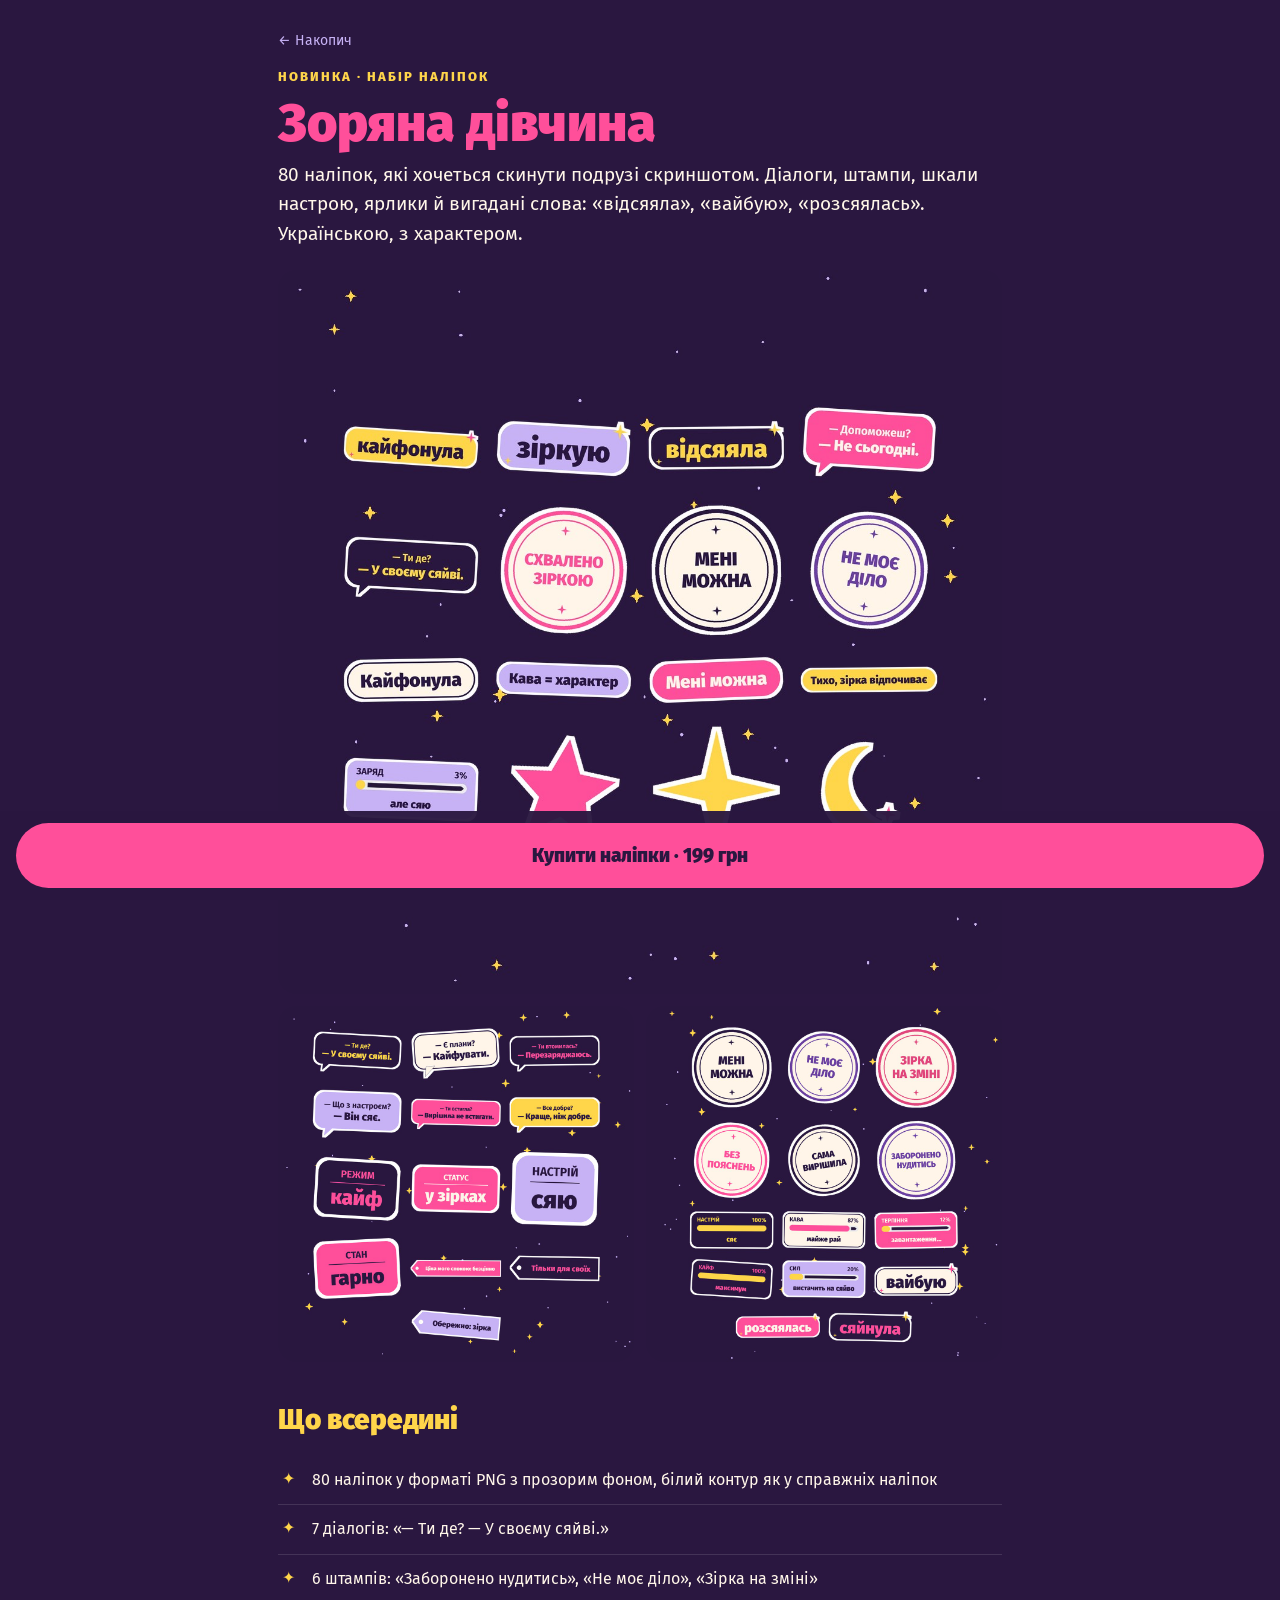
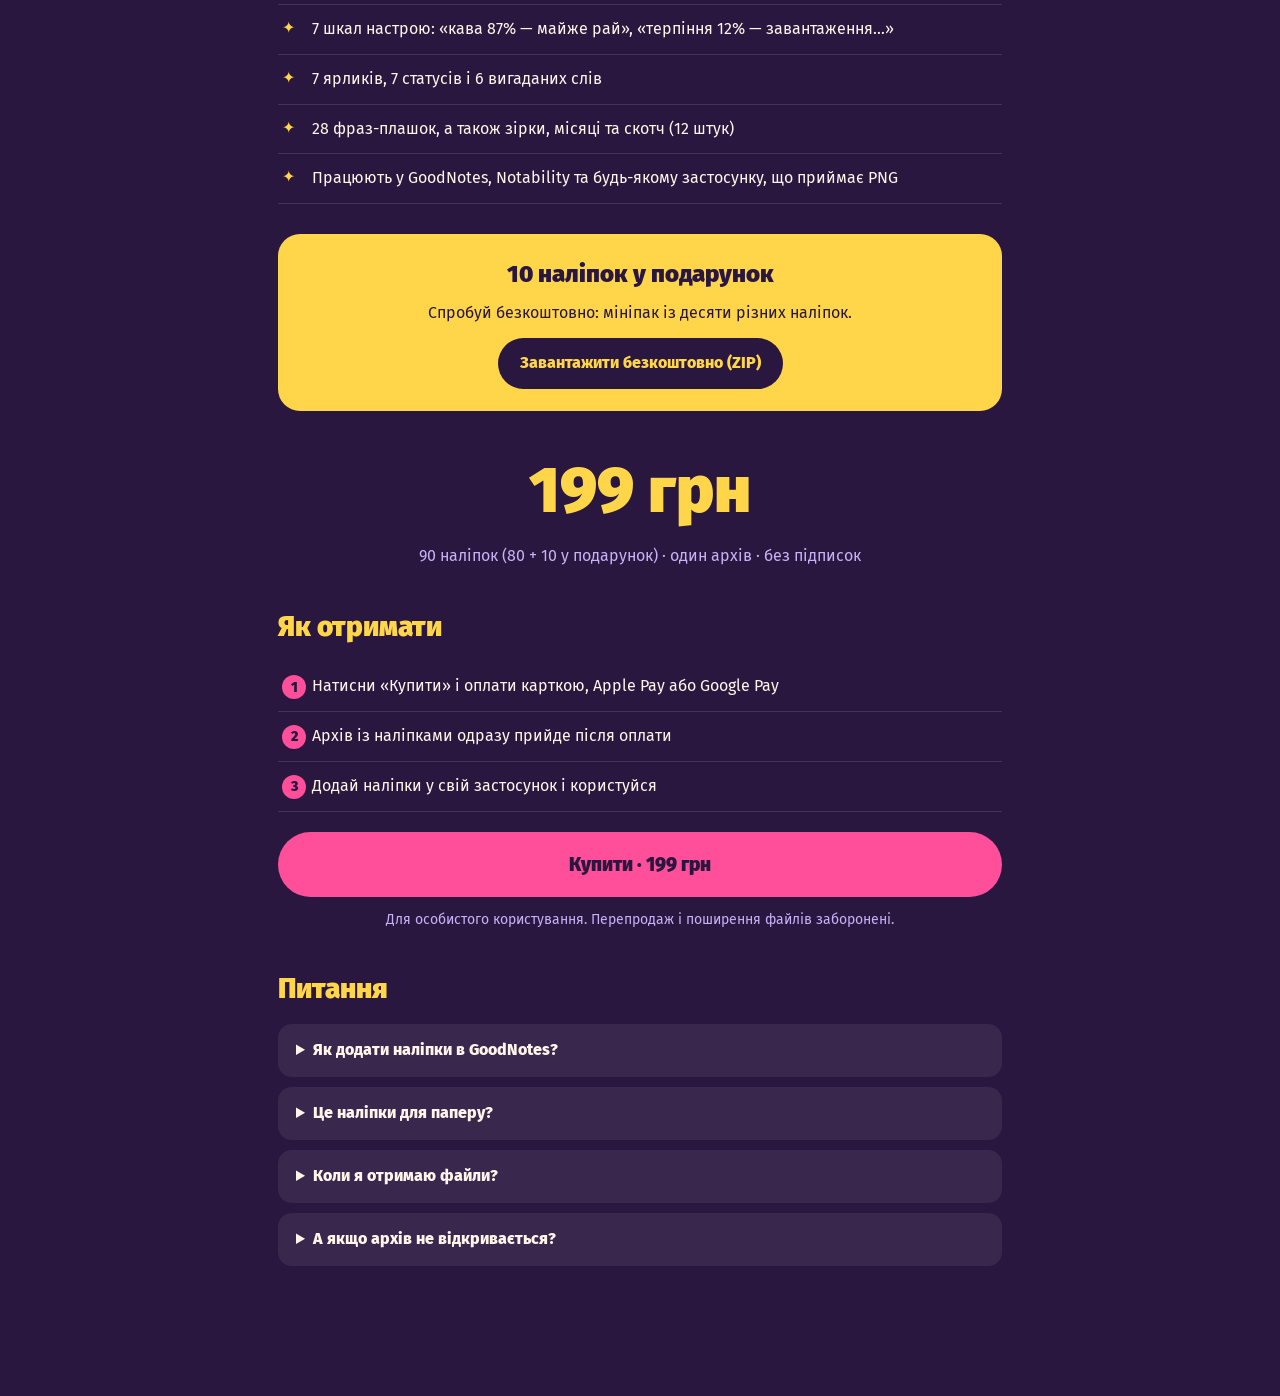
<file: nalipky.html>
<!DOCTYPE html><html lang="uk"><head><meta charset="utf-8"><meta name="viewport" content="width=device-width,initial-scale=1">
<title>Зоряна дівчина — 80 наліпок, які хочеться скинути подрузі</title>
<meta name="description" content="80 цифрових наліпок українською: діалоги, штампи, шкали настрою, ярлики й вигадані слова. PNG з прозорим фоном для GoodNotes, Notability та будь-якого застосунку. 199 грн, 90 наліпок разом із подарунком.">
<meta property="og:title" content="Зоряна дівчина — 80 наліпок, які хочеться скинути подрузі"><meta property="og:image" content="https://a60282523-beep.github.io/nakopych/nalipky/n1.jpg">
<link href="https://fonts.googleapis.com/css2?family=Fira+Sans:wght@500;800;900&display=swap" rel="stylesheet">
<style>
*{margin:0;padding:0;box-sizing:border-box}
html,body{background:#2A1740;color:#FFF6E9;font-family:"Fira Sans",sans-serif;line-height:1.55}
.w{max-width:760px;margin:0 auto;padding:28px 18px 120px}
a.back{color:#C7B2F5;font-size:14px;text-decoration:none}
.k{color:#FFD54A;font-weight:800;letter-spacing:2px;font-size:13px;text-transform:uppercase;margin-top:14px}
h1{font-weight:900;font-size:52px;line-height:1.02;margin:10px 0;color:#FF4F9A}
.sub{color:#FFF6E9;font-size:19px;margin-bottom:22px}
h2{font-weight:900;font-size:28px;color:#FFD54A;margin:36px 0 14px}
.shots{display:grid;grid-template-columns:1fr;gap:12px}
.shots img{width:100%;border-radius:20px;display:block}
ul{list-style:none}
li{padding:12px 0 12px 34px;position:relative;border-bottom:1px solid rgba(255,255,255,.12);color:#FFF6E9}
li:before{content:"\2726";position:absolute;left:4px;top:11px;color:#FFD54A}
.steps{counter-reset:s}
.steps li:before{content:counter(s);counter-increment:s;background:#FF4F9A;color:#2A1740;border-radius:50%;width:24px;height:24px;font-size:14px;font-weight:900;display:flex;align-items:center;justify-content:center;top:13px}
.gift{margin:30px 0 4px;background:#FFD54A;color:#2A1740;border-radius:22px;padding:22px;text-align:center}
.gift h2{color:#2A1740;margin:0 0 8px;font-size:24px}
.gift a{display:inline-block;margin-top:12px;background:#2A1740;color:#FFD54A;text-decoration:none;font-weight:800;padding:13px 22px;border-radius:999px}
.offer{margin:30px 0 4px;text-align:center}
.price{font-weight:900;font-size:64px;color:#FFD54A}
.pn{text-align:center;color:#C7B2F5;margin-bottom:16px}
.btn{display:block;text-align:center;background:#FF4F9A;color:#2A1740;text-decoration:none;font-weight:900;font-size:19px;padding:18px;border-radius:999px}
.note{color:#C7B2F5;text-align:center;font-size:14px;margin-top:12px}
details{background:rgba(255,255,255,.07);border-radius:14px;padding:14px 18px;margin-bottom:10px}
summary{font-weight:800;cursor:pointer}
details p{color:#E8DEFF;margin-top:8px}
.sticky{position:fixed;left:0;right:0;bottom:0;padding:12px 16px;background:rgba(42,23,64,.96)}
@media(min-width:700px){.shots{grid-template-columns:1fr 1fr}.shots img:first-child{grid-column:1/3}}
</style></head><body><div class="w">
<a class="back" href="./">← Накопич</a>
<div class="k">Новинка · набір наліпок</div>
<h1>Зоряна дівчина</h1>
<div class="sub">80 наліпок, які хочеться скинути подрузі скриншотом. Діалоги, штампи, шкали настрою, ярлики й вигадані слова: «відсяяла», «вайбую», «розсяялась». Українською, з характером.</div>
<div class="shots">
<img src="nalipky/n1.jpg" alt="Наліпки Зоряна дівчина: діалоги, штампи, слова">
<img src="nalipky/n2.jpg" alt="Діалоги, статуси й ярлики">
<img src="nalipky/n3.jpg" alt="Штампи та шкали настрою">
</div>
<h2>Що всередині</h2>
<ul>
<li>80 наліпок у форматі PNG з прозорим фоном, білий контур як у справжніх наліпок</li>
<li>7 діалогів: «— Ти де? — У своєму сяйві.»</li>
<li>6 штампів: «Заборонено нудитись», «Не моє діло», «Зірка на зміні»</li>
<li>7 шкал настрою: «кава 87% — майже рай», «терпіння 12% — завантаження…»</li>
<li>7 ярликів, 7 статусів і 6 вигаданих слів</li>
<li>28 фраз-плашок, а також зірки, місяці та скотч (12 штук)</li>
<li>Працюють у GoodNotes, Notability та будь-якому застосунку, що приймає PNG</li>
</ul>
<div class="gift">
<h2>10 наліпок у подарунок</h2>
<div>Спробуй безкоштовно: мініпак із десяти різних наліпок.</div>
<a href="nalipky/podarunok_10.zip" download>Завантажити безкоштовно (ZIP)</a>
</div>
<div class="offer"><div class="price">199 грн</div></div>
<div class="pn">90 наліпок (80 + 10 у подарунок) · один архів · без підписок</div>
<h2>Як отримати</h2>
<ul class="steps">
<li>Натисни «Купити» і оплати карткою, Apple Pay або Google Pay</li>
<li>Архів із наліпками одразу прийде після оплати</li>
<li>Додай наліпки у свій застосунок і користуйся</li>
</ul>
<a class="btn" href="https://8062249831112.blacksea.in.ua/l/ryb" style="margin-top:20px">Купити · 199 грн</a>
<div class="note">Для особистого користування. Перепродаж і поширення файлів заборонені.</div>
<h2>Питання</h2>
<details><summary>Як додати наліпки в GoodNotes?</summary><p>Відкрий інструмент «Елементи» і натисни «Додати фото» або «Імпорт з…», обери PNG-файли з архіву. Далі перетягуй наліпки на сторінку пальцем чи стилусом.</p></details>
<details><summary>Це наліпки для паперу?</summary><p>Ні, це цифрові наліпки: файли PNG для планшета, телефона й сторіс.</p></details>
<details><summary>Коли я отримаю файли?</summary><p>Одразу після оплати: посилання для завантаження прийде на сторінці покупки та на пошту. Реєструватися не треба.</p></details>
<details><summary>А якщо архів не відкривається?</summary><p>Напиши нам у Дірект Instagram @nakopych_challenge — допоможемо.</p></details>
</div><div class="sticky"><a class="btn" href="https://8062249831112.blacksea.in.ua/l/ryb">Купити наліпки · 199 грн</a></div></body></html>
</file>
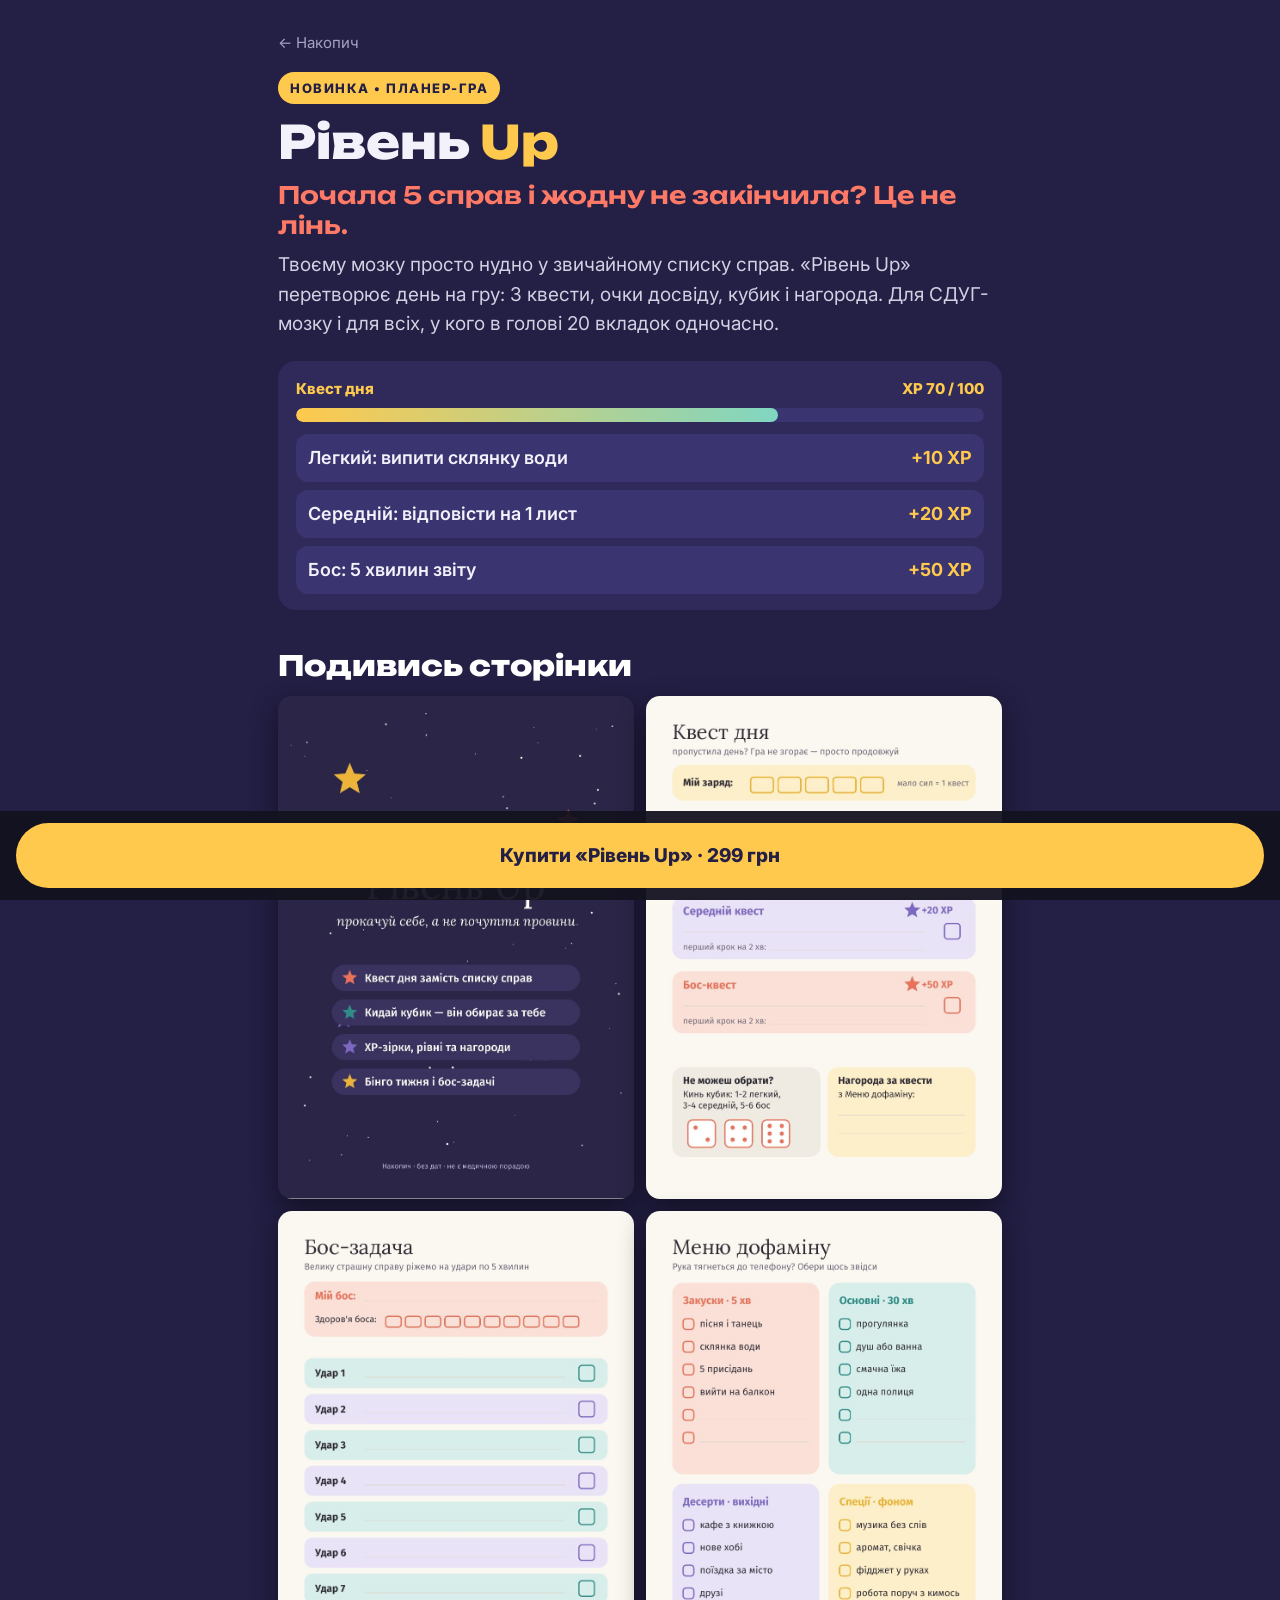
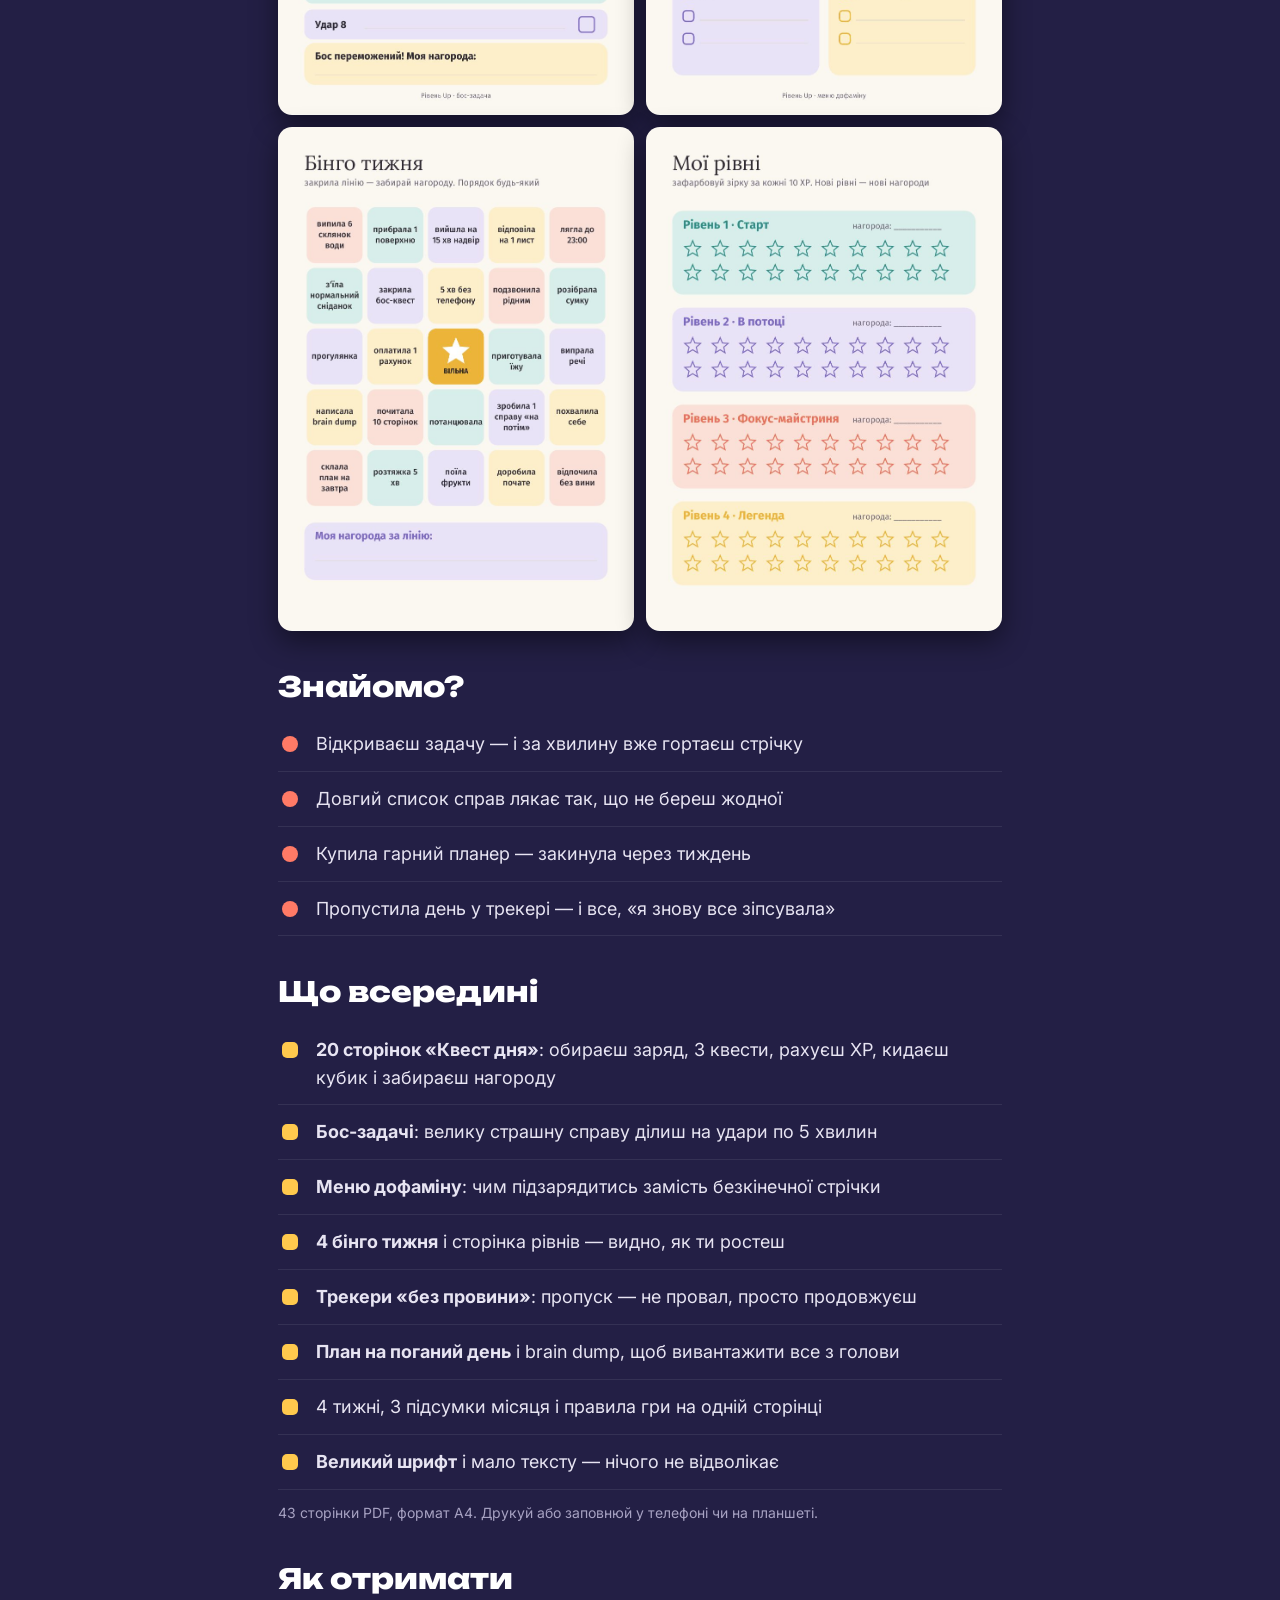
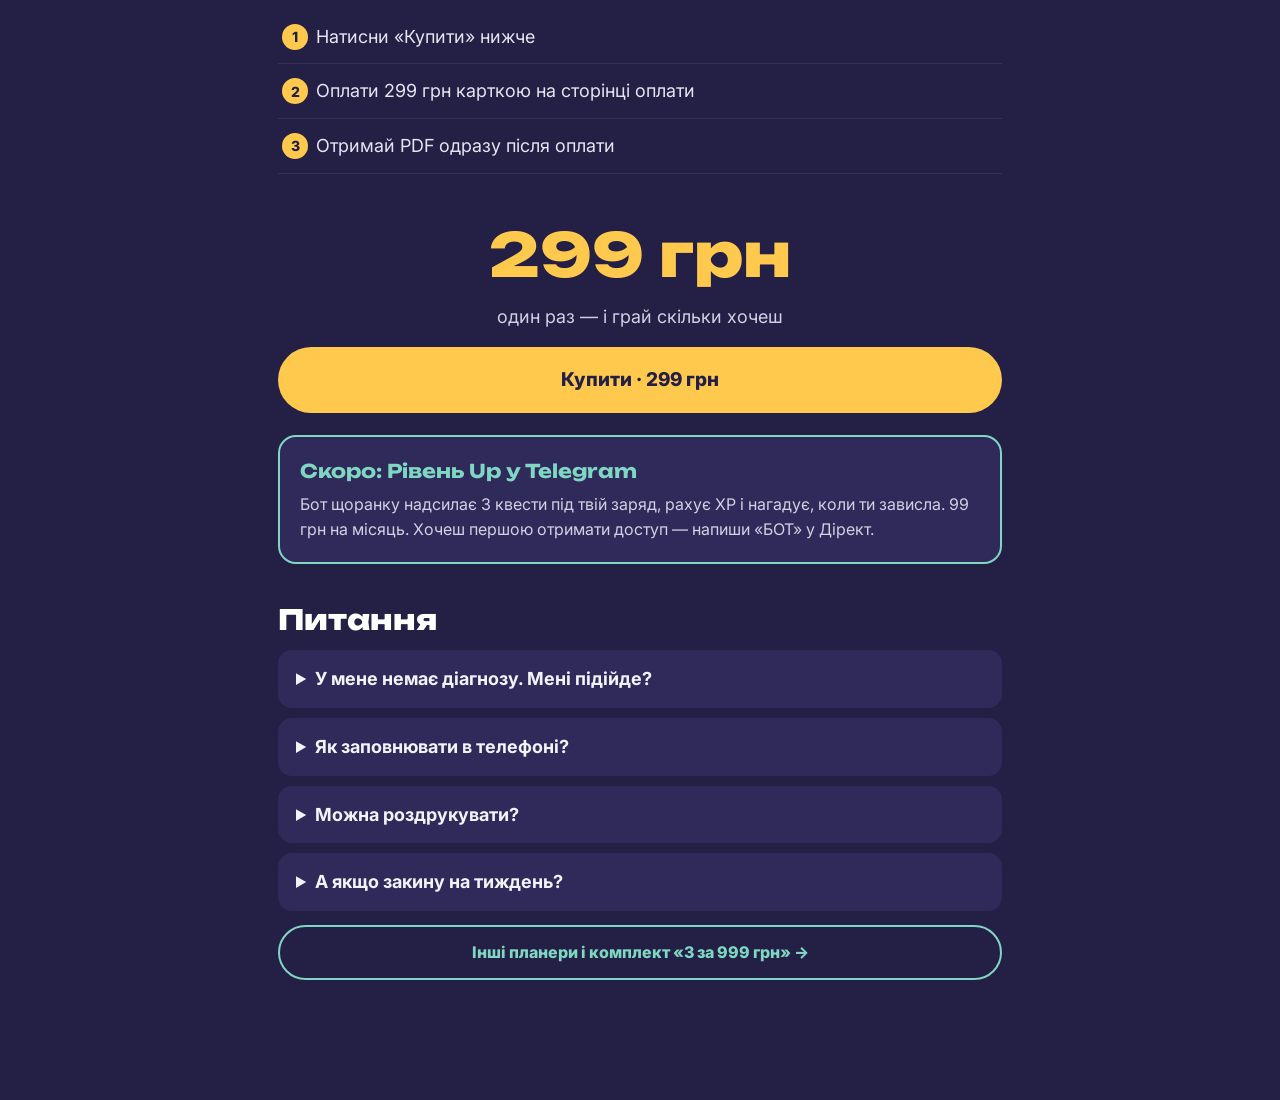
<file: riven.html>
<!DOCTYPE html><html lang="uk"><head><meta charset="utf-8"><meta name="viewport" content="width=device-width,initial-scale=1">
<title>Рівень Up — планер-гра для СДУГ-мозку, 299 грн</title>
<meta name="description" content="Планер-гра для тих, кому важко зосередитись і доводити справи до кінця: 3 квести на день, XP, бос-задачі по 5 хвилин, меню дофаміну. 43 сторінки, великий шрифт. 299 грн.">
<meta property="og:title" content="Рівень Up — планер-гра для СДУГ-мозку">
<meta property="og:description" content="Почала 5 справ і жодну не закінчила? Це не лінь. 3 квести на день, XP і нагорода.">
<meta property="og:image" content="https://a60282523-beep.github.io/nakopych/ru/r1.jpg">
<link href="https://fonts.googleapis.com/css2?family=Unbounded:wght@600;800&family=Inter:wght@400;600;800&display=swap" rel="stylesheet">
<style>
*{margin:0;padding:0;box-sizing:border-box}
body{background:#231F45;color:#F3F1FA;font-family:Inter,sans-serif;line-height:1.55;font-size:18px}
.w{max-width:760px;margin:0 auto;padding:28px 18px 120px}
a.back{color:#A7A2C2;font-size:15px;text-decoration:none}
.k{display:inline-block;margin-top:16px;background:#FFC94D;color:#231F45;font-weight:800;font-size:13px;letter-spacing:1.5px;text-transform:uppercase;padding:6px 12px;border-radius:999px}
h1{font-family:Unbounded,sans-serif;font-weight:800;font-size:46px;line-height:1.05;margin:14px 0 6px}
h1 span{color:#FFC94D}
.hook{font-family:Unbounded,sans-serif;font-weight:600;font-size:24px;line-height:1.25;color:#FF7A66;margin:14px 0 10px}
.sub{color:#D3D0E3;font-size:19px;margin-bottom:22px}
.xp{background:#2F2A5A;border-radius:18px;padding:16px 18px;margin:18px 0}
.xp .t{display:flex;justify-content:space-between;font-weight:800;font-size:15px;color:#FFC94D}
.xp .bar{height:14px;background:#3A3470;border-radius:99px;margin-top:8px;overflow:hidden}
.xp .bar i{display:block;height:100%;width:70%;background:linear-gradient(90deg,#FFC94D,#7FD6C2);border-radius:99px}
.xp .q{margin-top:12px;display:grid;gap:8px}
.xp .q div{background:#3A3470;border-radius:12px;padding:10px 12px;display:flex;justify-content:space-between;font-weight:600}
.xp .q b{color:#FFC94D}
.shots{display:grid;grid-template-columns:1fr 1fr;gap:12px;margin-top:8px}
.shots img{width:100%;border-radius:14px;display:block;background:#fff;box-shadow:0 10px 28px rgba(0,0,0,.45)}
h2{font-family:Unbounded,sans-serif;font-weight:800;font-size:28px;line-height:1.15;margin:40px 0 14px;color:#fff}
ul{list-style:none}
li{padding:13px 0 13px 38px;position:relative;border-bottom:1px solid rgba(255,255,255,.08);color:#E7E4F2}
li:before{content:"";position:absolute;left:4px;top:19px;width:16px;height:16px;border-radius:5px;background:#FFC94D}
.pain li:before{background:#FF7A66;border-radius:50%}
.steps{counter-reset:s}
.steps li:before{content:counter(s);counter-increment:s;background:#FFC94D;color:#231F45;border-radius:50%;width:26px;height:26px;font-size:14px;font-weight:800;display:flex;align-items:center;justify-content:center;top:14px}
.box{background:#2F2A5A;border:2px solid #7FD6C2;border-radius:18px;padding:20px;margin-top:22px}
.box h3{font-family:Unbounded,sans-serif;font-size:19px;color:#7FD6C2;margin-bottom:6px}
.box p{color:#D3D0E3;font-size:16px}
.price{font-family:Unbounded,sans-serif;font-weight:800;font-size:60px;color:#FFC94D;margin:34px 0 2px;text-align:center}
.pn{text-align:center;color:#D3D0E3;margin-bottom:16px}
.btn{display:block;text-align:center;background:#FFC94D;color:#231F45;text-decoration:none;font-weight:800;font-size:19px;padding:18px;border-radius:999px}
.btn2{display:block;text-align:center;border:2px solid #7FD6C2;color:#7FD6C2;text-decoration:none;font-weight:800;font-size:16px;padding:13px;border-radius:999px;margin-top:14px}
.note{color:#A7A2C2;text-align:center;font-size:14px;margin-top:12px}
details{background:#2F2A5A;border-radius:14px;padding:15px 18px;margin-bottom:10px}
summary{font-weight:700;cursor:pointer}
details p{color:#D3D0E3;margin-top:8px;font-size:16px}
.sticky{position:fixed;left:0;right:0;bottom:0;padding:12px 16px;background:rgba(20,18,31,.95)}
</style></head><body><div class="w">
<a class="back" href="./">← Накопич</a><br>
<div class="k">Новинка • планер-гра</div>
<h1>Рівень <span>Up</span></h1>
<div class="hook">Почала 5 справ і жодну не закінчила? Це не лінь.</div>
<div class="sub">Твоєму мозку просто нудно у звичайному списку справ. «Рівень Up» перетворює день на гру: 3 квести, очки досвіду, кубик і нагорода. Для СДУГ-мозку і для всіх, у кого в голові 20 вкладок одночасно.</div>

<div class="xp" aria-label="Приклад квесту дня">
<div class="t"><span>Квест дня</span><span>XP 70 / 100</span></div>
<div class="bar"><i></i></div>
<div class="q"><div>Легкий: випити склянку води<b>+10 XP</b></div><div>Середній: відповісти на 1 лист<b>+20 XP</b></div><div>Бос: 5 хвилин звіту<b>+50 XP</b></div></div>
</div>

<h2>Подивись сторінки</h2>
<div class="shots">
<img src="ru/r1.jpg" alt="Обкладинка Рівень Up"><img src="ru/r2.jpg" alt="Сторінка Квест дня">
<img src="ru/r3.jpg" alt="Бос-задача на удари по 5 хвилин"><img src="ru/r4.jpg" alt="Меню дофаміну">
<img src="ru/r5.jpg" alt="Бінго тижня"><img src="ru/r6.jpg" alt="Мої рівні">
</div>

<h2>Знайомо?</h2>
<ul class="pain">
<li>Відкриваєш задачу — і за хвилину вже гортаєш стрічку</li>
<li>Довгий список справ лякає так, що не береш жодної</li>
<li>Купила гарний планер — закинула через тиждень</li>
<li>Пропустила день у трекері — і все, «я знову все зіпсувала»</li>
</ul>

<h2>Що всередині</h2>
<ul>
<li><b>20 сторінок «Квест дня»</b>: обираєш заряд, 3 квести, рахуєш XP, кидаєш кубик і забираєш нагороду</li>
<li><b>Бос-задачі</b>: велику страшну справу ділиш на удари по 5 хвилин</li>
<li><b>Меню дофаміну</b>: чим підзарядитись замість безкінечної стрічки</li>
<li><b>4 бінго тижня</b> і сторінка рівнів — видно, як ти ростеш</li>
<li><b>Трекери «без провини»</b>: пропуск — не провал, просто продовжуєш</li>
<li><b>План на поганий день</b> і brain dump, щоб вивантажити все з голови</li>
<li>4 тижні, 3 підсумки місяця і правила гри на одній сторінці</li>
<li><b>Великий шрифт</b> і мало тексту — нічого не відволікає</li>
</ul>
<p class="note" style="text-align:left">43 сторінки PDF, формат А4. Друкуй або заповнюй у телефоні чи на планшеті.</p>

<h2>Як отримати</h2>
<ul class="steps">
<li>Натисни «Купити» нижче</li>
<li>Оплати 299 грн карткою на сторінці оплати</li>
<li>Отримай PDF одразу після оплати</li>
</ul>

<div class="price">299 грн</div>
<div class="pn">один раз — і грай скільки хочеш</div>
<a class="btn" href="https://8062249831112.blacksea.in.ua/l/smkx">Купити · 299 грн</a>

<div class="box">
<h3>Скоро: Рівень Up у Telegram</h3>
<p>Бот щоранку надсилає 3 квести під твій заряд, рахує XP і нагадує, коли ти зависла. 99 грн на місяць. Хочеш першою отримати доступ — напиши «БОТ» у Дірект.</p>
</div>

<h2>Питання</h2>
<details><summary>У мене немає діагнозу. Мені підійде?</summary><p>Так. Планер для всіх, кому важко зосередитись, почати справу й довести її до кінця. Це інструмент для організації дня, а не лікування — він не замінює лікаря.</p></details>
<details><summary>Як заповнювати в телефоні?</summary><p>Відкрий PDF у застосунку з пером: Samsung Notes, Xodo (безкоштовно на Android та iPhone), GoodNotes або Notability на iPad.</p></details>
<details><summary>Можна роздрукувати?</summary><p>Так, формат А4. Сторінки «Квест дня» зручно друкувати знову, коли закінчаться.</p></details>
<details><summary>А якщо закину на тиждень?</summary><p>Нічого не згорає. Повертаєшся з будь-якої сторінки — у грі немає штрафів.</p></details>

<a class="btn2" href="./#plans">Інші планери і комплект «3 за 999 грн» →</a>
</div><div class="sticky"><a class="btn" href="https://8062249831112.blacksea.in.ua/l/smkx">Купити «Рівень Up» · 299 грн</a></div></body></html>
</file>
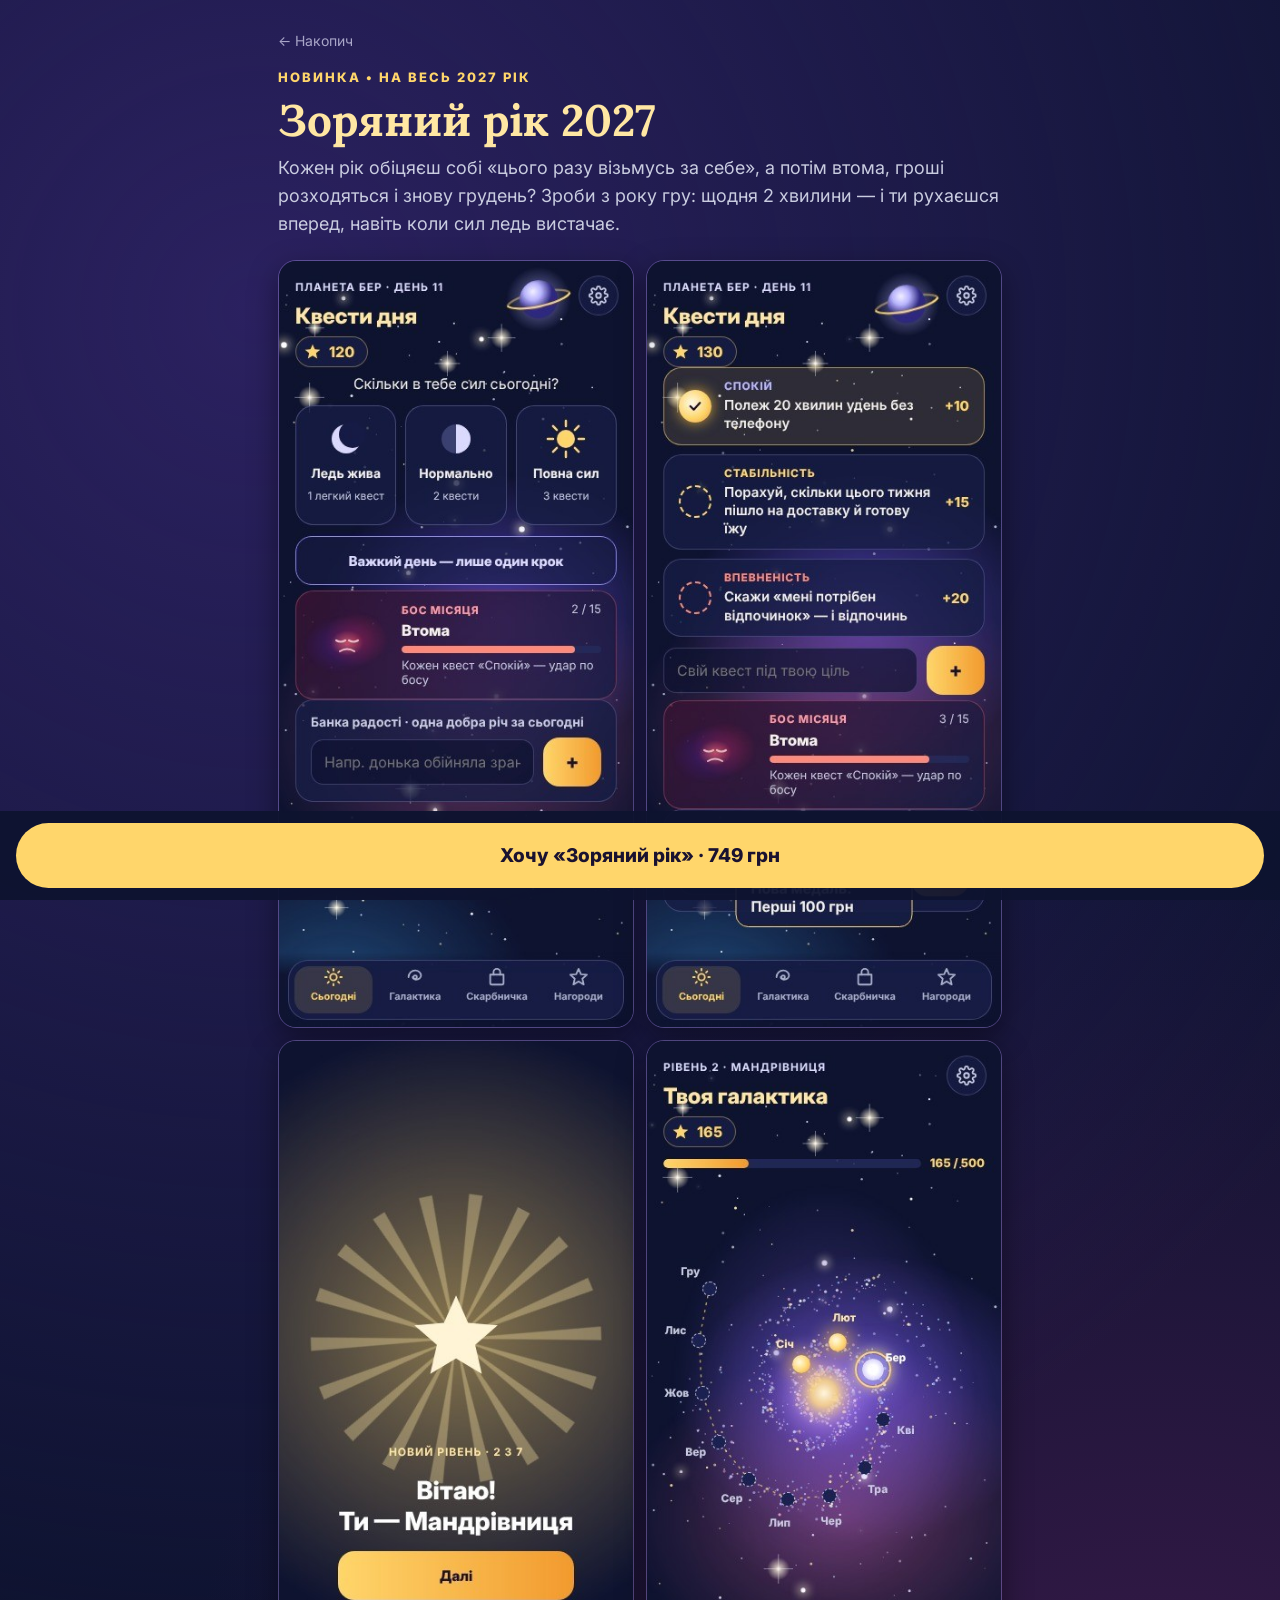
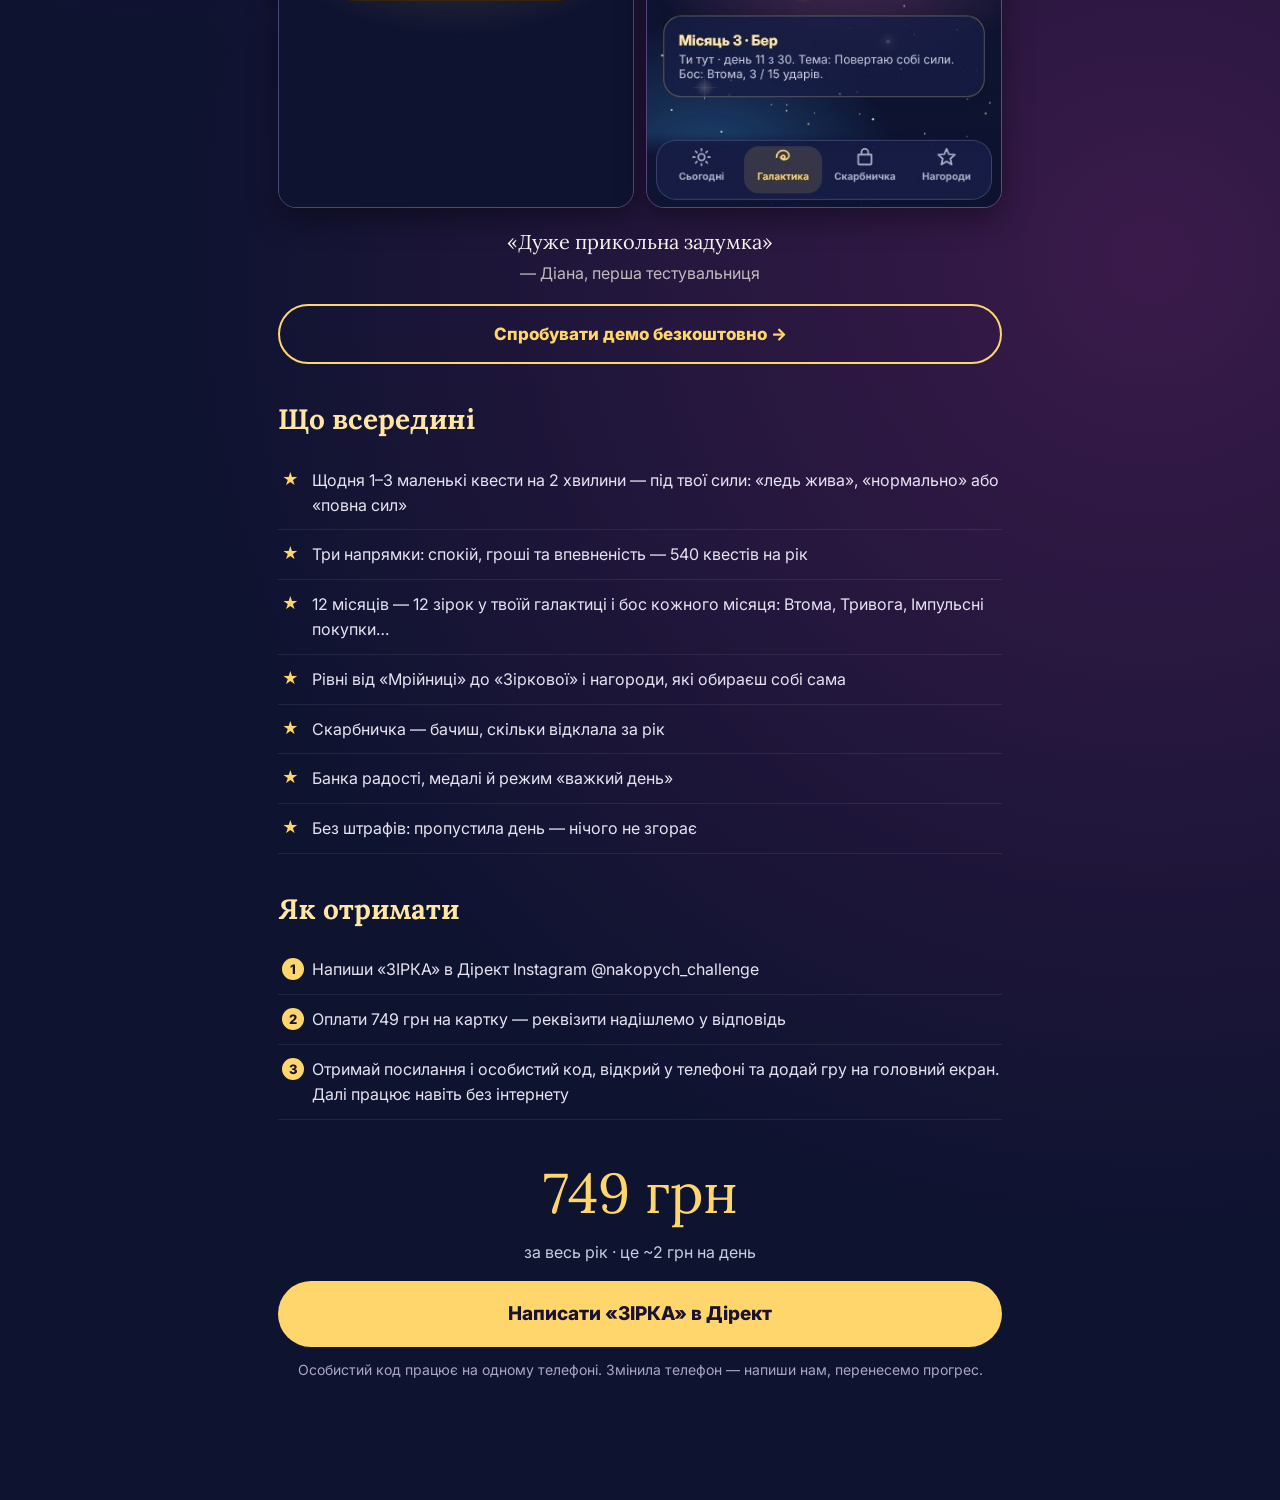
<file: zoriany.html>
<!DOCTYPE html><html lang="uk"><head><meta charset="utf-8"><meta name="viewport" content="width=device-width,initial-scale=1">
<title>Зоряний рік 2027 — планер-гра для жінок у телефоні</title>
<meta name="description" content="Щодня 1–3 маленькі квести на 2 хвилини: спокій, гроші, впевненість. 12 місяців, 12 босів, рівні й нагороди. 749 грн за цілий рік.">
<meta property="og:title" content="Зоряний рік 2027 — планер-гра для жінок"><meta property="og:image" content="https://a60282523-beep.github.io/nakopych/zr/zr1.jpg">
<link href="https://fonts.googleapis.com/css2?family=Lora:wght@600;700&family=Inter:wght@400;600;800&display=swap" rel="stylesheet">
<style>
*{margin:0;padding:0;box-sizing:border-box}
html{background:#0E1330}body{background-color:#0E1330;background-image:radial-gradient(circle at 20% 10%,#2b2160 0,transparent 45%),radial-gradient(circle at 90% 60%,#3a1a4a 0,transparent 45%);color:#F4F1EA;font-family:Inter,sans-serif;line-height:1.55}
.w{max-width:760px;margin:0 auto;padding:28px 18px 120px}
a.back{color:#A9A6C8;font-size:14px;text-decoration:none}
.k{color:#FFD66B;font-weight:800;letter-spacing:2px;font-size:13px;text-transform:uppercase;margin-top:14px}
h1{font-family:Lora,serif;font-size:44px;line-height:1.08;margin:10px 0;color:#FFE7A3}
.sub{color:#C9CCE0;font-size:18px;margin-bottom:22px}
h2{font-family:Lora,serif;font-size:28px;color:#FFE7A3;margin:34px 0 14px}
.shots{display:grid;grid-template-columns:1fr 1fr;gap:12px}
.shots img{width:100%;border-radius:18px;border:1px solid rgba(185,160,255,.35);box-shadow:0 10px 30px rgba(0,0,0,.4);display:block}
ul{list-style:none}
li{padding:12px 0 12px 34px;position:relative;border-bottom:1px solid rgba(255,255,255,.08);color:#E6E3F0}
li:before{content:"★";position:absolute;left:4px;top:11px;color:#FFD66B}
.steps li:before{content:counter(s);counter-increment:s;background:#FFD66B;color:#1A1230;border-radius:50%;width:22px;height:22px;font-size:13px;font-weight:800;display:flex;align-items:center;justify-content:center;top:13px}
.steps{counter-reset:s}
.demo{display:block;text-align:center;border:2px solid #FFD66B;color:#FFD66B;text-decoration:none;font-weight:800;font-size:17px;padding:15px;border-radius:999px;margin-top:18px}
.price{font-family:Lora,serif;font-size:56px;color:#FFD66B;margin:30px 0 4px;text-align:center}
.pn{text-align:center;color:#C9CCE0;margin-bottom:16px}
.btn{display:block;text-align:center;background:#FFD66B;color:#1A1230;text-decoration:none;font-weight:800;font-size:19px;padding:18px;border-radius:999px}
.note{color:#A9A6C8;text-align:center;font-size:14px;margin-top:12px}
.sticky{position:fixed;left:0;right:0;bottom:0;padding:12px 16px;background:rgba(14,19,48,.95)}
</style></head><body><div class="w">
<a class="back" href="./">← Накопич</a>
<div class="k">Новинка • на весь 2027 рік</div>
<h1>Зоряний рік 2027</h1>
<div class="sub">Кожен рік обіцяєш собі «цього разу візьмусь за себе», а потім втома, гроші розходяться і знову грудень? Зроби з року гру: щодня 2 хвилини — і ти рухаєшся вперед, навіть коли сил ледь вистачає.</div>
<div class="shots">
<img src="zr/zr1.jpg" alt="Вибір сил на сьогодні"><img src="zr/zr2.jpg" alt="Квести дня">
<img src="zr/zr3.jpg" alt="Новий рівень"><img src="zr/zr4.jpg" alt="Галактика 12 місяців">
</div>
<p style="text-align:center;font-family:Lora,serif;font-size:20px;margin:18px 0 4px">«Дуже прикольна задумка»</p><p style="text-align:center;opacity:.75;margin-bottom:14px">— Діана, перша тестувальниця</p>
<a class="demo" href="https://a60282523-beep.github.io/zoriany-rik/demo.html">Спробувати демо безкоштовно →</a>
<h2>Що всередині</h2>
<ul>
<li>Щодня 1–3 маленькі квести на 2 хвилини — під твої сили: «ледь жива», «нормально» або «повна сил»</li>
<li>Три напрямки: спокій, гроші та впевненість — 540 квестів на рік</li>
<li>12 місяців — 12 зірок у твоїй галактиці і бос кожного місяця: Втома, Тривога, Імпульсні покупки…</li>
<li>Рівні від «Мрійниці» до «Зіркової» і нагороди, які обираєш собі сама</li>
<li>Скарбничка — бачиш, скільки відклала за рік</li>
<li>Банка радості, медалі й режим «важкий день»</li>
<li>Без штрафів: пропустила день — нічого не згорає</li>
</ul>
<h2>Як отримати</h2>
<ul class="steps">
<li>Напиши «ЗІРКА» в Дірект Instagram @nakopych_challenge</li>
<li>Оплати 749 грн на картку — реквізити надішлемо у відповідь</li>
<li>Отримай посилання і особистий код, відкрий у телефоні та додай гру на головний екран. Далі працює навіть без інтернету</li>
</ul>
<div class="price">749 грн</div>
<div class="pn">за весь рік · це ~2 грн на день</div>
<a class="btn" href="https://ig.me/m/nakopych_challenge">Написати «ЗІРКА» в Дірект</a>
<div class="note">Особистий код працює на одному телефоні. Змінила телефон — напиши нам, перенесемо прогрес.</div>
</div><div class="sticky"><a class="btn" href="https://ig.me/m/nakopych_challenge">Хочу «Зоряний рік» · 749 грн</a></div></body></html>
</file>
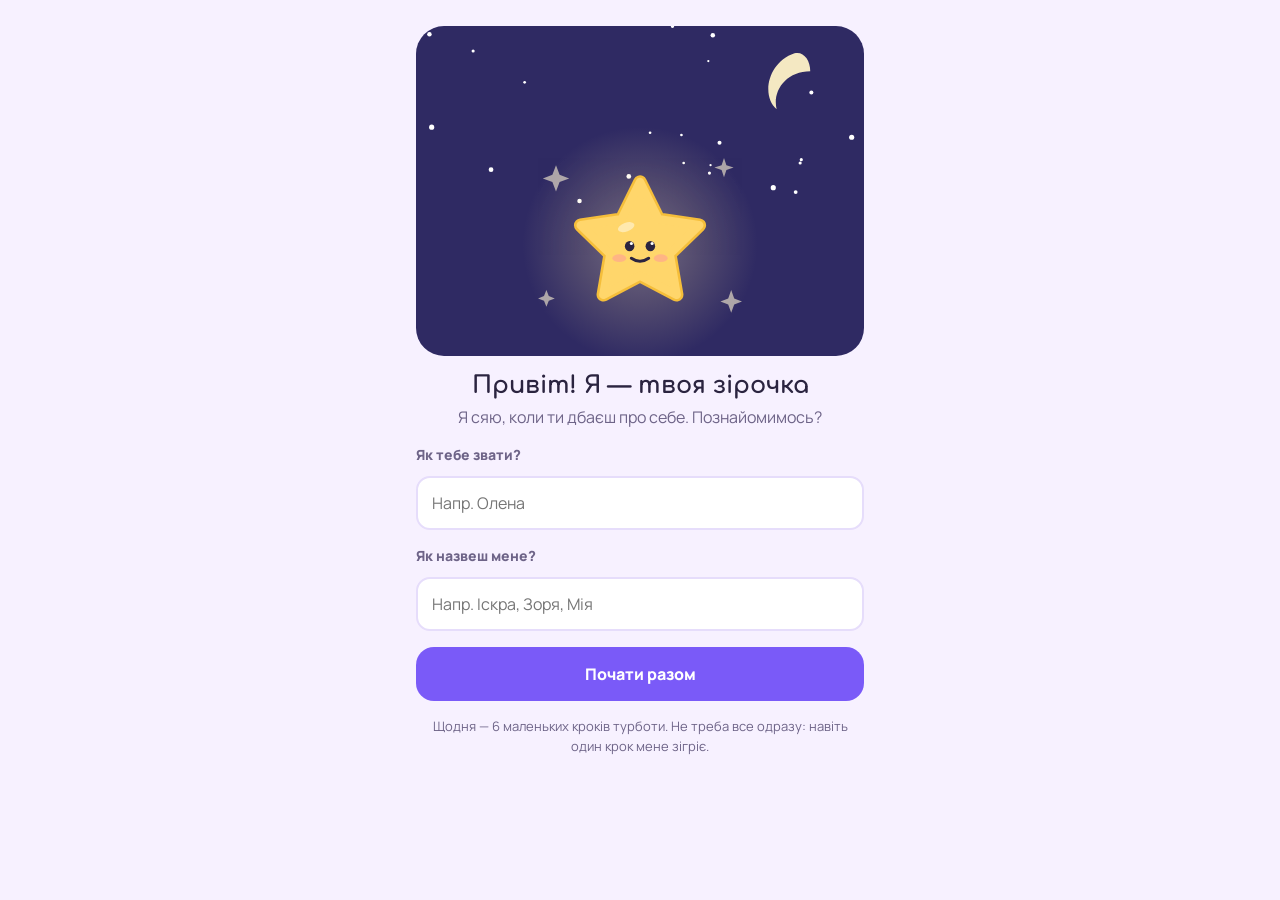
<file: druga/demo.html>
<!doctype html>
<html lang="uk">
<head>
<meta charset="utf-8">
<meta name="viewport" content="width=device-width, initial-scale=1, viewport-fit=cover">
<meta name="theme-color" content="#F7F1FF">
<meta name="apple-mobile-web-app-capable" content="yes">
<meta name="apple-mobile-web-app-title" content="Друга я">
<title>Друга я — демо</title>
<link rel="manifest" href="manifest.json">
<link rel="icon" href="icon-192.png">
<link rel="apple-touch-icon" href="icon-192.png">
<link rel="preconnect" href="https://fonts.googleapis.com">
<link rel="stylesheet" href="https://fonts.googleapis.com/css2?family=Comfortaa:wght@600;700&family=Manrope:wght@500;600;700;800&display=swap">
<link rel="stylesheet" href="style.css">
</head>
<body>
<div id="app"></div>
<script>window.DY_DEMO=true;</script>
<script src="app.js"></script>
</body>
</html>
</file>
<file: druga/style.css>
:root{--bg:#F7F1FF;--ink:#2B2440;--mut:#6E6488;--vio:#7A5AF8;--vio2:#5B47B8;--lav:#EEE7FF;--lav2:#E6DDFB;--gold:#FFC23D;--gold2:#F2A51C;--night:#2F2A63;--card:#FFFFFF}
*{box-sizing:border-box}
html,body{margin:0;background:var(--bg);color:var(--ink);font-family:Manrope,system-ui,sans-serif;-webkit-tap-highlight-color:transparent}
body{min-height:100vh;overflow-x:hidden}
#app{max-width:480px;margin:0 auto;min-height:100vh;padding:calc(env(safe-area-inset-top) + 18px) 16px 108px}
h1,h2,h3{font-family:Comfortaa,Manrope,sans-serif;margin:0;font-weight:700}
h1{font-size:24px}h2{font-size:19px}
p{margin:0;line-height:1.5}
.kick{font-size:12px;font-weight:800;letter-spacing:.1em;text-transform:uppercase;color:var(--vio)}
.mut{color:var(--mut)}.small{font-size:13px}
.col{display:flex;flex-direction:column;gap:12px}
.row{display:flex;align-items:center;gap:10px}
.between{justify-content:space-between}
.card{background:var(--card);border-radius:22px;padding:16px}
.btn{display:flex;align-items:center;justify-content:center;min-height:54px;border-radius:18px;border:none;background:var(--vio);color:#fff;font-family:Manrope,sans-serif;font-size:16px;font-weight:800;cursor:pointer;width:100%;padding:0 18px}
.btn.soft{background:var(--lav);color:var(--vio2)}
.btn:disabled{opacity:.45;cursor:default}
input{width:100%;font-family:Manrope,sans-serif;font-size:16px;color:var(--ink);background:#fff;border:2px solid var(--lav2);border-radius:14px;padding:14px;outline:none}
input:focus{border-color:var(--vio)}
label{font-size:14px;font-weight:800;color:var(--mut)}
.pill{display:inline-flex;align-items:center;gap:6px;background:#fff;border-radius:999px;padding:8px 14px;font-weight:800;font-size:15px}
.bar{height:12px;border-radius:999px;background:var(--lav2);overflow:hidden}
.bar i{display:block;height:100%;background:var(--vio);border-radius:999px;transition:width .6s}
/* scene */
.scene{position:relative;height:330px;border-radius:28px;overflow:hidden;background:var(--night);transition:background .8s}
.scene.sad{background:#4B4A63}.scene.happy{background:#3A2E86}
.scene .bg{position:absolute;inset:0;width:100%;height:100%}
.scene .hero{position:absolute;left:50%;bottom:6px;width:240px;height:240px;margin-left:-120px;cursor:pointer;border:none;background:none;padding:0}
.scene .hero svg{width:100%;height:100%;overflow:visible}
.speech{position:absolute;top:12px;left:12px;right:12px;background:#fff;border-radius:18px;padding:11px 14px;font-size:14.5px;font-weight:700;line-height:1.4;z-index:2;animation:rise .4s ease-out}
.tw{animation:twinkle 2.4s ease-in-out infinite}
.floaty{animation:floaty 3.4s ease-in-out infinite;transform-box:view-box;transform-origin:100px 110px}
.floatslow{animation:floatslow 5s ease-in-out infinite;transform-box:view-box;transform-origin:100px 110px}
.breathe{animation:breathe 3.4s ease-in-out infinite;transform-box:view-box;transform-origin:100px 112px}
.blink{animation:blink 4.2s infinite;transform-box:view-box;transform-origin:100px 116px}
.glow{animation:glow 3.4s ease-in-out infinite}
.jump{animation:jump .6s ease-out;transform-box:view-box;transform-origin:100px 150px}
.comet{animation:comet 7s linear infinite}
.aurora{animation:aurora 6s ease-in-out infinite}
/* care grid */
.care{display:grid;grid-template-columns:repeat(3,minmax(0,1fr));gap:10px}
.care button{border:none;border-radius:20px;background:#fff;color:var(--ink);padding:12px 6px;min-height:92px;display:flex;flex-direction:column;align-items:center;justify-content:center;gap:4px;cursor:pointer;font-family:Manrope,sans-serif;transition:background .25s,transform .15s}
.care button:active{transform:scale(.96)}
.care button.on{background:var(--vio);color:#fff}
.care button.on svg{animation:pop .45s ease-out}
.care b{font-size:14px;font-weight:800}.care span{font-size:11px;font-weight:600;opacity:.85}
/* nav */
nav{position:fixed;left:0;right:0;bottom:0;z-index:5;display:flex;justify-content:center;padding:8px 12px calc(env(safe-area-inset-bottom) + 10px);background:linear-gradient(180deg,rgba(247,241,255,0),var(--bg) 35%)}
nav .in{display:grid;grid-template-columns:repeat(3,minmax(0,1fr));gap:4px;max-width:456px;width:100%;background:#fff;border-radius:24px;padding:7px;box-shadow:0 8px 24px rgba(91,71,184,.12)}
nav button{display:flex;flex-direction:column;align-items:center;gap:2px;min-height:52px;border:none;background:none;color:var(--mut);font-family:Manrope,sans-serif;font-size:12px;font-weight:700;border-radius:16px;cursor:pointer}
nav button.on{background:var(--lav);color:var(--ink);font-weight:800}
.gear{width:44px;height:44px;border-radius:50%;border:none;background:#fff;color:var(--mut);display:flex;align-items:center;justify-content:center;cursor:pointer}
/* path */
.week{display:grid;grid-template-columns:repeat(7,minmax(0,1fr));gap:6px;text-align:center;font-size:11px;font-weight:700;color:var(--mut)}
.week div{display:flex;flex-direction:column;align-items:center;gap:4px}
.week i{width:30px;height:30px;border-radius:50%;background:var(--lav2);display:block}
.week i.l1{background:#C9BCF9}.week i.l2{background:#9F86F7}.week i.l3{background:var(--vio)}
.week i.today{outline:2px solid var(--gold2);outline-offset:2px}
.stage{display:flex;align-items:center;gap:14px;background:#fff;border-radius:20px;padding:10px 14px}
.stage.done{opacity:.65}.stage.me{background:var(--lav);outline:3px solid var(--vio)}
.cal{display:grid;grid-template-columns:repeat(7,minmax(0,1fr));gap:5px}
.cal i{aspect-ratio:1;border-radius:8px;background:var(--lav2);display:block}
/* shop */
.shop{display:grid;grid-template-columns:repeat(2,minmax(0,1fr));gap:10px}
.item{background:#fff;border-radius:18px;padding:12px;display:flex;flex-direction:column;gap:8px}
.item b{font-size:15px}.item .own{font-size:12px;font-weight:800;color:#2E7D55}
.item button{border:none;border-radius:12px;background:var(--vio);color:#fff;font-family:Manrope,sans-serif;font-weight:800;font-size:13px;min-height:44px;cursor:pointer}
.item button:disabled{background:var(--lav);color:var(--vio2);cursor:default}
.item button.wear{background:var(--lav);color:var(--vio2)}
.toast{position:fixed;left:50%;bottom:110px;transform:translateX(-50%);z-index:30;background:var(--ink);color:#fff;border-radius:14px;padding:12px 16px;font-weight:700;max-width:90%;animation:rise .4s ease-out;text-align:center}
.overlay{position:fixed;inset:0;z-index:20;display:flex;flex-direction:column;align-items:center;justify-content:center;gap:16px;padding:30px;text-align:center;background:#2A2560;color:#fff;animation:fadein .4s ease-out}
.overlay h1{color:var(--gold);font-size:30px}
.link{background:none;border:none;color:var(--vio);font-family:Manrope,sans-serif;font-size:14px;font-weight:800;cursor:pointer;padding:8px;min-height:44px}
.switch{display:flex;align-items:center;justify-content:space-between;gap:10px;font-weight:700}
.switch input{width:auto;transform:scale(1.4)}
body.less *{animation:none!important;transition:none!important}
@keyframes floaty{0%,100%{transform:translateY(0)}50%{transform:translateY(-9px)}}
@keyframes floatslow{0%,100%{transform:translateY(0) rotate(8deg)}50%{transform:translateY(-3px) rotate(10deg)}}
@keyframes breathe{0%,100%{transform:scale(1)}50%{transform:scale(1.045)}}
@keyframes blink{0%,90%,100%{transform:scaleY(1)}94%{transform:scaleY(.08)}}
@keyframes twinkle{0%,100%{opacity:.15}50%{opacity:1}}
@keyframes glow{0%,100%{opacity:.55}50%{opacity:1}}
@keyframes jump{0%{transform:translateY(0) scale(1)}35%{transform:translateY(-26px) scale(1.08,.94)}70%{transform:translateY(0) scale(.96,1.05)}100%{transform:translateY(0) scale(1)}}
@keyframes pop{0%{transform:scale(.3)}60%{transform:scale(1.35)}100%{transform:scale(1)}}
@keyframes rise{from{opacity:0;transform:translate(-50%,10px)}to{opacity:1;transform:translate(-50%,0)}}
.speech{animation-name:fadein}
@keyframes fadein{from{opacity:0}to{opacity:1}}
@keyframes comet{0%{transform:translate(-60px,40px);opacity:0}10%{opacity:1}60%{transform:translate(420px,-60px);opacity:1}61%,100%{opacity:0;transform:translate(420px,-60px)}}
@keyframes aurora{0%,100%{opacity:.35;transform:translateY(0)}50%{opacity:.7;transform:translateY(6px)}}
.spark{position:fixed;width:14px;height:14px;pointer-events:none;z-index:25}
</file>
